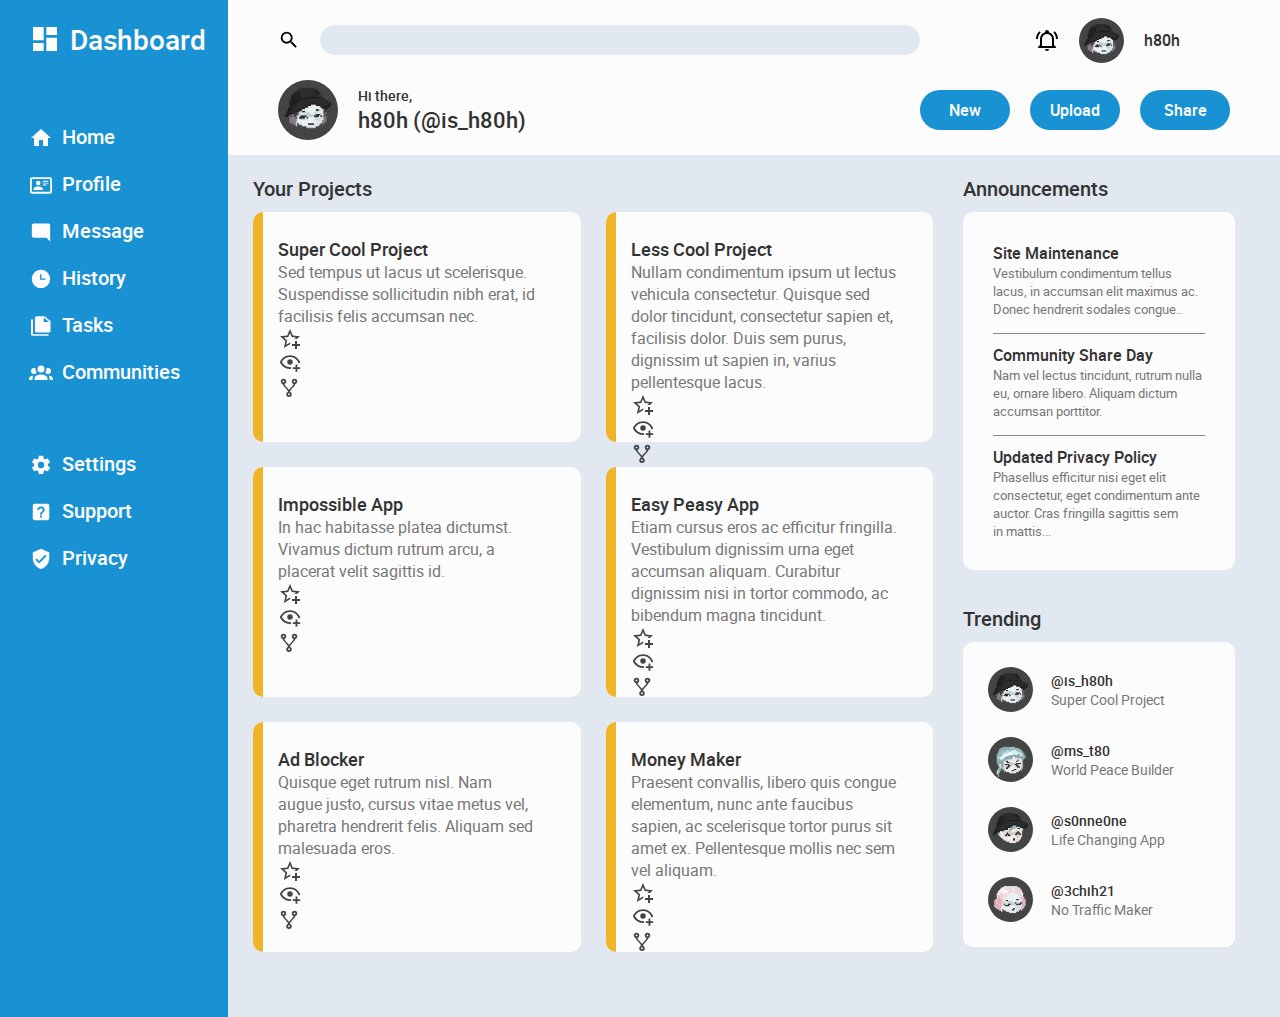
<file: index.html>
<!DOCTYPE html>
<html lang="en">
<head>
  <meta charset="UTF-8">
  <meta name="viewport" content="width=device-width, initial-scale=1.0">
  <title>dashboard</title>
  <link rel="stylesheet" href="style.css">
</head>
<body>
  <div class="container">
    <div class="sidebar">
      <div class="dashboard">
        <svg xmlns="http://www.w3.org/2000/svg" width="32" height="32"  viewBox="0 0 24 24"><path fill="#fcfcfc" d="M13,3V9H21V3M13,21H21V11H13M3,21H11V15H3M3,13H11V3H3V13Z" /></svg>
        <p>Dashboard</p>
      </div>
      <ul>
        <div class="nav_link">
          <svg xmlns="http://www.w3.org/2000/svg" width="24" height="24" viewBox="0 0 24 22"><path fill="#fcfcfc" d="M10,20V14H14V20H19V12H22L12,3L2,12H5V20H10Z" /></svg>
          <li>Home</li>
        </div>
        <div class="nav_link">
          <svg xmlns="http://www.w3.org/2000/svg" width="22" height="22" viewBox="0 0 24 21"><path fill="#fcfcfc" d="M22,3H2C0.91,3.04 0.04,3.91 0,5V19C0.04,20.09 0.91,20.96 2,21H22C23.09,20.96 23.96,20.09 24,19V5C23.96,3.91 23.09,3.04 22,3M22,19H2V5H22V19M14,17V15.75C14,14.09 10.66,13.25 9,13.25C7.34,13.25 4,14.09 4,15.75V17H14M9,7A2.5,2.5 0 0,0 6.5,9.5A2.5,2.5 0 0,0 9,12A2.5,2.5 0 0,0 11.5,9.5A2.5,2.5 0 0,0 9,7M14,7V8H20V7H14M14,9V10H20V9H14M14,11V12H18V11H14" /></svg>
          <li>Profile</li>
        </div>
        <div class="nav_link">
          <svg xmlns="http://www.w3.org/2000/svg" width="22" height="22" viewBox="0 0 24 20"><path fill="#fcfcfc" transform="scale(1, 0.97)" d="M22,4C22,2.89 21.1,2 20,2H4A2,2 0 0,0 2,4V16A2,2 0 0,0 4,18H18L22,22V4Z" /></svg>
          <li>Message</li>
        </div>
        <div class="nav_link">
          <svg xmlns="http://www.w3.org/2000/svg" width="22" height="22" viewBox="0 0 24 22"><path fill="#fcfcfc" d="M12 2C6.5 2 2 6.5 2 12C2 17.5 6.5 22 12 22C17.5 22 22 17.5 22 12S17.5 2 12 2M17 13H11V7H12.5V11.5H17V13Z" /></svg>
          <li>History</li>
        </div>
        <div class="nav_link">
          <svg xmlns="http://www.w3.org/2000/svg" width="26" height="26" viewBox="-1 -2 24 20"><path fill="#fcfcfc" transform="scale(0.9, 0.75)" d="M15,7H20.5L15,1.5V7M8,0H16L22,6V18A2,2 0 0,1 20,20H8C6.89,20 6,19.1 6,18V2A2,2 0 0,1 8,0M4,4V22H20V24H4A2,2 0 0,1 2,22V4H4Z" /></svg>
          <li>Tasks</li>
        </div>
        <div class="nav_link">
          <svg xmlns="http://www.w3.org/2000/svg" width="24" height="24" viewBox="0 0 24 24"><path fill="#fcfcfc" d="M12,5.5A3.5,3.5 0 0,1 15.5,9A3.5,3.5 0 0,1 12,12.5A3.5,3.5 0 0,1 8.5,9A3.5,3.5 0 0,1 12,5.5M5,8C5.56,8 6.08,8.15 6.53,8.42C6.38,9.85 6.8,11.27 7.66,12.38C7.16,13.34 6.16,14 5,14A3,3 0 0,1 2,11A3,3 0 0,1 5,8M19,8A3,3 0 0,1 22,11A3,3 0 0,1 19,14C17.84,14 16.84,13.34 16.34,12.38C17.2,11.27 17.62,9.85 17.47,8.42C17.92,8.15 18.44,8 19,8M5.5,18.25C5.5,16.18 8.41,14.5 12,14.5C15.59,14.5 18.5,16.18 18.5,18.25V20H5.5V18.25M0,20V18.5C0,17.11 1.89,15.94 4.45,15.6C3.86,16.28 3.5,17.22 3.5,18.25V20H0M24,20H20.5V18.25C20.5,17.22 20.14,16.28 19.55,15.6C22.11,15.94 24,17.11 24,18.5V20Z" /></svg>
          <li>Communities</li>
        </div>
      </ul>
      <ul>
        <div class="nav_link">
          <svg xmlns="http://www.w3.org/2000/svg" width="22" height="22" viewBox="0 0 24 22"><path fill="#fcfcfc" d="M12,15.5A3.5,3.5 0 0,1 8.5,12A3.5,3.5 0 0,1 12,8.5A3.5,3.5 0 0,1 15.5,12A3.5,3.5 0 0,1 12,15.5M19.43,12.97C19.47,12.65 19.5,12.33 19.5,12C19.5,11.67 19.47,11.34 19.43,11L21.54,9.37C21.73,9.22 21.78,8.95 21.66,8.73L19.66,5.27C19.54,5.05 19.27,4.96 19.05,5.05L16.56,6.05C16.04,5.66 15.5,5.32 14.87,5.07L14.5,2.42C14.46,2.18 14.25,2 14,2H10C9.75,2 9.54,2.18 9.5,2.42L9.13,5.07C8.5,5.32 7.96,5.66 7.44,6.05L4.95,5.05C4.73,4.96 4.46,5.05 4.34,5.27L2.34,8.73C2.21,8.95 2.27,9.22 2.46,9.37L4.57,11C4.53,11.34 4.5,11.67 4.5,12C4.5,12.33 4.53,12.65 4.57,12.97L2.46,14.63C2.27,14.78 2.21,15.05 2.34,15.27L4.34,18.73C4.46,18.95 4.73,19.03 4.95,18.95L7.44,17.94C7.96,18.34 8.5,18.68 9.13,18.93L9.5,21.58C9.54,21.82 9.75,22 10,22H14C14.25,22 14.46,21.82 14.5,21.58L14.87,18.93C15.5,18.67 16.04,18.34 16.56,17.94L19.05,18.95C19.27,19.03 19.54,18.95 19.66,18.73L21.66,15.27C21.78,15.05 21.73,14.78 21.54,14.63L19.43,12.97Z" /></svg>
          <li>Settings</li>
        </div>
        <div class="nav_link">
          <svg xmlns="http://www.w3.org/2000/svg" width="22" height="22" viewBox="0 0 24 22"><path fill="#fcfcfc" d="M11,18H13V16H11V18M12,6A4,4 0 0,0 8,10H10A2,2 0 0,1 12,8A2,2 0 0,1 14,10C14,12 11,11.75 11,15H13C13,12.75 16,12.5 16,10A4,4 0 0,0 12,6M5,3H19A2,2 0 0,1 21,5V19A2,2 0 0,1 19,21H5A2,2 0 0,1 3,19V5A2,2 0 0,1 5,3Z" /></svg>
          <li>Support</li>
        </div>
        <div class="nav_link">
          <svg xmlns="http://www.w3.org/2000/svg" width="22" height="22" viewBox="0 0 24 22"><path fill="#fcfcfc" d="M10,17L6,13L7.41,11.59L10,14.17L16.59,7.58L18,9M12,1L3,5V11C3,16.55 6.84,21.74 12,23C17.16,21.74 21,16.55 21,11V5L12,1Z" /></svg>
          <li>Privacy</li>
        </div>
      </ul>
    </div>
    <div class="header">
      <div class="header_part_1">
        <svg xmlns="http://www.w3.org/2000/svg" width="26" height="26" viewBox="0 0 24 24"><path d="M9.5,3A6.5,6.5 0 0,1 16,9.5C16,11.11 15.41,12.59 14.44,13.73L14.71,14H15.5L20.5,19L19,20.5L14,15.5V14.71L13.73,14.44C12.59,15.41 11.11,16 9.5,16A6.5,6.5 0 0,1 3,9.5A6.5,6.5 0 0,1 9.5,3M9.5,5C7,5 5,7 5,9.5C5,12 7,14 9.5,14C12,14 14,12 14,9.5C14,7 12,5 9.5,5Z" /></svg>
        <input id="header_search" type="search">
      </div>
      <div class="header_part_2">
        <div id="notification">
          <svg xmlns="http://www.w3.org/2000/svg" width="24" height="24" viewBox="0 0 24 24"><path d="M10,21H14A2,2 0 0,1 12,23A2,2 0 0,1 10,21M21,19V20H3V19L5,17V11C5,7.9 7.03,5.17 10,4.29C10,4.19 10,4.1 10,4A2,2 0 0,1 12,2A2,2 0 0,1 14,4C14,4.1 14,4.19 14,4.29C16.97,5.17 19,7.9 19,11V17L21,19M17,11A5,5 0 0,0 12,6A5,5 0 0,0 7,11V18H17V11M19.75,3.19L18.33,4.61C20.04,6.3 21,8.6 21,11H23C23,8.07 21.84,5.25 19.75,3.19M1,11H3C3,8.6 3.96,6.3 5.67,4.61L4.25,3.19C2.16,5.25 1,8.07 1,11Z" /></svg>
        </div>
        <img class="user_pfp" src="image/user_pfp.png" alt="user_pfp" width="45px">
        <p id="user_name">h80h</p>
      </div>
      <div class="header_part_3">
        <img class="user_pfp" src="image/user_pfp.png" alt="user_pfp" width="60px">
        <div>
          <p id="greeting">Hi there,</p>
          <p id="user_name_id">h80h (@is_h80h)</p>
        </div>
      </div>
      <div class="header_part_4">
        <button id="new">New</button>
        <button id="upload">Upload</button>
        <button id="share">Share</button>
      </div>
    </div>
    <div class="main_content">
      <div class="projects">
        <p class="section_name">Your Projects</p>
        <div>
          <div class="single_prject">
            <p class="project_name" class="project_name">Super Cool Project</p class="project_name">
            <p class="project_content">Sed tempus ut lacus ut scelerisque. Suspendisse sollicitudin nibh erat, id facilisis felis accumsan nec.</p>
            <div class="mark"></div>
            <div class="project_action">
              <div>
                <svg xmlns="http://www.w3.org/2000/svg" width="24" height="24" viewBox="0 0 24 24"><path fill="#444444" d="M5.8 21L7.4 14L2 9.2L9.2 8.6L12 2L14.8 8.6L22 9.2L18.8 12H18C17.3 12 16.6 12.1 15.9 12.4L18.1 10.5L13.7 10.1L12 6.1L10.3 10.1L5.9 10.5L9.2 13.4L8.2 17.7L12 15.4L12.5 15.7C12.3 16.2 12.1 16.8 12.1 17.3L5.8 21M17 14V17H14V19H17V22H19V19H22V17H19V14H17Z" /></svg>
              </div>
              <div>
                <svg xmlns="http://www.w3.org/2000/svg" width="24" height="24" viewBox="0 0 24 26"><path fill="#444444" d="M12,4.5C7,4.5 2.73,7.61 1,12C2.73,16.39 7,19.5 12,19.5C12.36,19.5 12.72,19.5 13.08,19.45C13.03,19.13 13,18.82 13,18.5C13,18.14 13.04,17.78 13.1,17.42C12.74,17.46 12.37,17.5 12,17.5C8.24,17.5 4.83,15.36 3.18,12C4.83,8.64 8.24,6.5 12,6.5C15.76,6.5 19.17,8.64 20.82,12C20.7,12.24 20.56,12.45 20.43,12.68C21.09,12.84 21.72,13.11 22.29,13.5C22.56,13 22.8,12.5 23,12C21.27,7.61 17,4.5 12,4.5M12,9A3,3 0 0,0 9,12A3,3 0 0,0 12,15A3,3 0 0,0 15,12A3,3 0 0,0 12,9M18,14.5V17.5H15V19.5H18V22.5H20V19.5H23V17.5H20V14.5H18Z" /></svg>
              </div>
              <div>
                <svg xmlns="http://www.w3.org/2000/svg" width="22" height="22" viewBox="0 0 24 20"><path fill="#444444" d="M6,2A3,3 0 0,1 9,5C9,6.28 8.19,7.38 7.06,7.81C7.15,8.27 7.39,8.83 8,9.63C9,10.92 11,12.83 12,14.17C13,12.83 15,10.92 16,9.63C16.61,8.83 16.85,8.27 16.94,7.81C15.81,7.38 15,6.28 15,5A3,3 0 0,1 18,2A3,3 0 0,1 21,5C21,6.32 20.14,7.45 18.95,7.85C18.87,8.37 18.64,9 18,9.83C17,11.17 15,13.08 14,14.38C13.39,15.17 13.15,15.73 13.06,16.19C14.19,16.62 15,17.72 15,19A3,3 0 0,1 12,22A3,3 0 0,1 9,19C9,17.72 9.81,16.62 10.94,16.19C10.85,15.73 10.61,15.17 10,14.38C9,13.08 7,11.17 6,9.83C5.36,9 5.13,8.37 5.05,7.85C3.86,7.45 3,6.32 3,5A3,3 0 0,1 6,2M6,4A1,1 0 0,0 5,5A1,1 0 0,0 6,6A1,1 0 0,0 7,5A1,1 0 0,0 6,4M18,4A1,1 0 0,0 17,5A1,1 0 0,0 18,6A1,1 0 0,0 19,5A1,1 0 0,0 18,4M12,18A1,1 0 0,0 11,19A1,1 0 0,0 12,20A1,1 0 0,0 13,19A1,1 0 0,0 12,18Z" /></svg>
              </div>
            </div>
          </div>
          <div class="single_prject">
            <p class="project_name">Less Cool Project</p class="project_name">
            <p class="project_content">Nullam condimentum ipsum ut lectus vehicula consectetur. Quisque sed dolor tincidunt, consectetur sapien et, facilisis dolor. Duis sem purus, dignissim ut sapien in, varius pellentesque lacus.</p>
            <div class="mark"></div>
            <div class="project_action">
              <div>
                <svg xmlns="http://www.w3.org/2000/svg" width="24" height="24" viewBox="0 0 24 24"><path fill="#444444" d="M5.8 21L7.4 14L2 9.2L9.2 8.6L12 2L14.8 8.6L22 9.2L18.8 12H18C17.3 12 16.6 12.1 15.9 12.4L18.1 10.5L13.7 10.1L12 6.1L10.3 10.1L5.9 10.5L9.2 13.4L8.2 17.7L12 15.4L12.5 15.7C12.3 16.2 12.1 16.8 12.1 17.3L5.8 21M17 14V17H14V19H17V22H19V19H22V17H19V14H17Z" /></svg>
              </div>
              <div>
                <svg xmlns="http://www.w3.org/2000/svg" width="24" height="24" viewBox="0 0 24 26"><path fill="#444444" d="M12,4.5C7,4.5 2.73,7.61 1,12C2.73,16.39 7,19.5 12,19.5C12.36,19.5 12.72,19.5 13.08,19.45C13.03,19.13 13,18.82 13,18.5C13,18.14 13.04,17.78 13.1,17.42C12.74,17.46 12.37,17.5 12,17.5C8.24,17.5 4.83,15.36 3.18,12C4.83,8.64 8.24,6.5 12,6.5C15.76,6.5 19.17,8.64 20.82,12C20.7,12.24 20.56,12.45 20.43,12.68C21.09,12.84 21.72,13.11 22.29,13.5C22.56,13 22.8,12.5 23,12C21.27,7.61 17,4.5 12,4.5M12,9A3,3 0 0,0 9,12A3,3 0 0,0 12,15A3,3 0 0,0 15,12A3,3 0 0,0 12,9M18,14.5V17.5H15V19.5H18V22.5H20V19.5H23V17.5H20V14.5H18Z" /></svg>
              </div>
              <div>
                <svg xmlns="http://www.w3.org/2000/svg" width="22" height="22" viewBox="0 0 24 20"><path fill="#444444" d="M6,2A3,3 0 0,1 9,5C9,6.28 8.19,7.38 7.06,7.81C7.15,8.27 7.39,8.83 8,9.63C9,10.92 11,12.83 12,14.17C13,12.83 15,10.92 16,9.63C16.61,8.83 16.85,8.27 16.94,7.81C15.81,7.38 15,6.28 15,5A3,3 0 0,1 18,2A3,3 0 0,1 21,5C21,6.32 20.14,7.45 18.95,7.85C18.87,8.37 18.64,9 18,9.83C17,11.17 15,13.08 14,14.38C13.39,15.17 13.15,15.73 13.06,16.19C14.19,16.62 15,17.72 15,19A3,3 0 0,1 12,22A3,3 0 0,1 9,19C9,17.72 9.81,16.62 10.94,16.19C10.85,15.73 10.61,15.17 10,14.38C9,13.08 7,11.17 6,9.83C5.36,9 5.13,8.37 5.05,7.85C3.86,7.45 3,6.32 3,5A3,3 0 0,1 6,2M6,4A1,1 0 0,0 5,5A1,1 0 0,0 6,6A1,1 0 0,0 7,5A1,1 0 0,0 6,4M18,4A1,1 0 0,0 17,5A1,1 0 0,0 18,6A1,1 0 0,0 19,5A1,1 0 0,0 18,4M12,18A1,1 0 0,0 11,19A1,1 0 0,0 12,20A1,1 0 0,0 13,19A1,1 0 0,0 12,18Z" /></svg>
              </div>
            </div>
          </div>
          <div class="single_prject">
            <p class="project_name">Impossible App</p class="project_name">
            <p class="project_content">In hac habitasse platea dictumst. Vivamus dictum rutrum arcu, a placerat velit sagittis id.</p>
            <div class="mark"></div>
            <div class="project_action">
              <div>
                <svg xmlns="http://www.w3.org/2000/svg" width="24" height="24" viewBox="0 0 24 24"><path fill="#444444" d="M5.8 21L7.4 14L2 9.2L9.2 8.6L12 2L14.8 8.6L22 9.2L18.8 12H18C17.3 12 16.6 12.1 15.9 12.4L18.1 10.5L13.7 10.1L12 6.1L10.3 10.1L5.9 10.5L9.2 13.4L8.2 17.7L12 15.4L12.5 15.7C12.3 16.2 12.1 16.8 12.1 17.3L5.8 21M17 14V17H14V19H17V22H19V19H22V17H19V14H17Z" /></svg>
              </div>
              <div>
                <svg xmlns="http://www.w3.org/2000/svg" width="24" height="24" viewBox="0 0 24 26"><path fill="#444444" d="M12,4.5C7,4.5 2.73,7.61 1,12C2.73,16.39 7,19.5 12,19.5C12.36,19.5 12.72,19.5 13.08,19.45C13.03,19.13 13,18.82 13,18.5C13,18.14 13.04,17.78 13.1,17.42C12.74,17.46 12.37,17.5 12,17.5C8.24,17.5 4.83,15.36 3.18,12C4.83,8.64 8.24,6.5 12,6.5C15.76,6.5 19.17,8.64 20.82,12C20.7,12.24 20.56,12.45 20.43,12.68C21.09,12.84 21.72,13.11 22.29,13.5C22.56,13 22.8,12.5 23,12C21.27,7.61 17,4.5 12,4.5M12,9A3,3 0 0,0 9,12A3,3 0 0,0 12,15A3,3 0 0,0 15,12A3,3 0 0,0 12,9M18,14.5V17.5H15V19.5H18V22.5H20V19.5H23V17.5H20V14.5H18Z" /></svg>
              </div>
              <div>
                <svg xmlns="http://www.w3.org/2000/svg" width="22" height="22" viewBox="0 0 24 20"><path fill="#444444" d="M6,2A3,3 0 0,1 9,5C9,6.28 8.19,7.38 7.06,7.81C7.15,8.27 7.39,8.83 8,9.63C9,10.92 11,12.83 12,14.17C13,12.83 15,10.92 16,9.63C16.61,8.83 16.85,8.27 16.94,7.81C15.81,7.38 15,6.28 15,5A3,3 0 0,1 18,2A3,3 0 0,1 21,5C21,6.32 20.14,7.45 18.95,7.85C18.87,8.37 18.64,9 18,9.83C17,11.17 15,13.08 14,14.38C13.39,15.17 13.15,15.73 13.06,16.19C14.19,16.62 15,17.72 15,19A3,3 0 0,1 12,22A3,3 0 0,1 9,19C9,17.72 9.81,16.62 10.94,16.19C10.85,15.73 10.61,15.17 10,14.38C9,13.08 7,11.17 6,9.83C5.36,9 5.13,8.37 5.05,7.85C3.86,7.45 3,6.32 3,5A3,3 0 0,1 6,2M6,4A1,1 0 0,0 5,5A1,1 0 0,0 6,6A1,1 0 0,0 7,5A1,1 0 0,0 6,4M18,4A1,1 0 0,0 17,5A1,1 0 0,0 18,6A1,1 0 0,0 19,5A1,1 0 0,0 18,4M12,18A1,1 0 0,0 11,19A1,1 0 0,0 12,20A1,1 0 0,0 13,19A1,1 0 0,0 12,18Z" /></svg>
              </div>
            </div>
          </div>
          <div class="single_prject">
            <p class="project_name">Easy Peasy App</p class="project_name">
            <p class="project_content">Etiam cursus eros ac efficitur fringilla. Vestibulum dignissim urna eget accumsan aliquam. Curabitur dignissim nisi in tortor commodo, ac bibendum magna tincidunt.</p>
            <div class="mark"></div>
            <div class="project_action">
              <div>
                <svg xmlns="http://www.w3.org/2000/svg" width="24" height="24" viewBox="0 0 24 24"><path fill="#444444" d="M5.8 21L7.4 14L2 9.2L9.2 8.6L12 2L14.8 8.6L22 9.2L18.8 12H18C17.3 12 16.6 12.1 15.9 12.4L18.1 10.5L13.7 10.1L12 6.1L10.3 10.1L5.9 10.5L9.2 13.4L8.2 17.7L12 15.4L12.5 15.7C12.3 16.2 12.1 16.8 12.1 17.3L5.8 21M17 14V17H14V19H17V22H19V19H22V17H19V14H17Z" /></svg>
              </div>
              <div>
                <svg xmlns="http://www.w3.org/2000/svg" width="24" height="24" viewBox="0 0 24 26"><path fill="#444444" d="M12,4.5C7,4.5 2.73,7.61 1,12C2.73,16.39 7,19.5 12,19.5C12.36,19.5 12.72,19.5 13.08,19.45C13.03,19.13 13,18.82 13,18.5C13,18.14 13.04,17.78 13.1,17.42C12.74,17.46 12.37,17.5 12,17.5C8.24,17.5 4.83,15.36 3.18,12C4.83,8.64 8.24,6.5 12,6.5C15.76,6.5 19.17,8.64 20.82,12C20.7,12.24 20.56,12.45 20.43,12.68C21.09,12.84 21.72,13.11 22.29,13.5C22.56,13 22.8,12.5 23,12C21.27,7.61 17,4.5 12,4.5M12,9A3,3 0 0,0 9,12A3,3 0 0,0 12,15A3,3 0 0,0 15,12A3,3 0 0,0 12,9M18,14.5V17.5H15V19.5H18V22.5H20V19.5H23V17.5H20V14.5H18Z" /></svg>
              </div>
              <div>
                <svg xmlns="http://www.w3.org/2000/svg" width="22" height="22" viewBox="0 0 24 20"><path fill="#444444" d="M6,2A3,3 0 0,1 9,5C9,6.28 8.19,7.38 7.06,7.81C7.15,8.27 7.39,8.83 8,9.63C9,10.92 11,12.83 12,14.17C13,12.83 15,10.92 16,9.63C16.61,8.83 16.85,8.27 16.94,7.81C15.81,7.38 15,6.28 15,5A3,3 0 0,1 18,2A3,3 0 0,1 21,5C21,6.32 20.14,7.45 18.95,7.85C18.87,8.37 18.64,9 18,9.83C17,11.17 15,13.08 14,14.38C13.39,15.17 13.15,15.73 13.06,16.19C14.19,16.62 15,17.72 15,19A3,3 0 0,1 12,22A3,3 0 0,1 9,19C9,17.72 9.81,16.62 10.94,16.19C10.85,15.73 10.61,15.17 10,14.38C9,13.08 7,11.17 6,9.83C5.36,9 5.13,8.37 5.05,7.85C3.86,7.45 3,6.32 3,5A3,3 0 0,1 6,2M6,4A1,1 0 0,0 5,5A1,1 0 0,0 6,6A1,1 0 0,0 7,5A1,1 0 0,0 6,4M18,4A1,1 0 0,0 17,5A1,1 0 0,0 18,6A1,1 0 0,0 19,5A1,1 0 0,0 18,4M12,18A1,1 0 0,0 11,19A1,1 0 0,0 12,20A1,1 0 0,0 13,19A1,1 0 0,0 12,18Z" /></svg>
              </div>
            </div>
          </div>
          <div class="single_prject">
            <p class="project_name">Ad Blocker</p class="project_name">
            <p class="project_content">Quisque eget rutrum nisl. Nam augue justo, cursus vitae metus vel, pharetra hendrerit felis. Aliquam sed malesuada eros.</p>
            <div class="mark"></div>
            <div class="project_action">
              <div>
                <svg xmlns="http://www.w3.org/2000/svg" width="24" height="24" viewBox="0 0 24 24"><path fill="#444444" d="M5.8 21L7.4 14L2 9.2L9.2 8.6L12 2L14.8 8.6L22 9.2L18.8 12H18C17.3 12 16.6 12.1 15.9 12.4L18.1 10.5L13.7 10.1L12 6.1L10.3 10.1L5.9 10.5L9.2 13.4L8.2 17.7L12 15.4L12.5 15.7C12.3 16.2 12.1 16.8 12.1 17.3L5.8 21M17 14V17H14V19H17V22H19V19H22V17H19V14H17Z" /></svg>
              </div>
              <div>
                <svg xmlns="http://www.w3.org/2000/svg" width="24" height="24" viewBox="0 0 24 26"><path fill="#444444" d="M12,4.5C7,4.5 2.73,7.61 1,12C2.73,16.39 7,19.5 12,19.5C12.36,19.5 12.72,19.5 13.08,19.45C13.03,19.13 13,18.82 13,18.5C13,18.14 13.04,17.78 13.1,17.42C12.74,17.46 12.37,17.5 12,17.5C8.24,17.5 4.83,15.36 3.18,12C4.83,8.64 8.24,6.5 12,6.5C15.76,6.5 19.17,8.64 20.82,12C20.7,12.24 20.56,12.45 20.43,12.68C21.09,12.84 21.72,13.11 22.29,13.5C22.56,13 22.8,12.5 23,12C21.27,7.61 17,4.5 12,4.5M12,9A3,3 0 0,0 9,12A3,3 0 0,0 12,15A3,3 0 0,0 15,12A3,3 0 0,0 12,9M18,14.5V17.5H15V19.5H18V22.5H20V19.5H23V17.5H20V14.5H18Z" /></svg>
              </div>
              <div>
                <svg xmlns="http://www.w3.org/2000/svg" width="22" height="22" viewBox="0 0 24 20"><path fill="#444444" d="M6,2A3,3 0 0,1 9,5C9,6.28 8.19,7.38 7.06,7.81C7.15,8.27 7.39,8.83 8,9.63C9,10.92 11,12.83 12,14.17C13,12.83 15,10.92 16,9.63C16.61,8.83 16.85,8.27 16.94,7.81C15.81,7.38 15,6.28 15,5A3,3 0 0,1 18,2A3,3 0 0,1 21,5C21,6.32 20.14,7.45 18.95,7.85C18.87,8.37 18.64,9 18,9.83C17,11.17 15,13.08 14,14.38C13.39,15.17 13.15,15.73 13.06,16.19C14.19,16.62 15,17.72 15,19A3,3 0 0,1 12,22A3,3 0 0,1 9,19C9,17.72 9.81,16.62 10.94,16.19C10.85,15.73 10.61,15.17 10,14.38C9,13.08 7,11.17 6,9.83C5.36,9 5.13,8.37 5.05,7.85C3.86,7.45 3,6.32 3,5A3,3 0 0,1 6,2M6,4A1,1 0 0,0 5,5A1,1 0 0,0 6,6A1,1 0 0,0 7,5A1,1 0 0,0 6,4M18,4A1,1 0 0,0 17,5A1,1 0 0,0 18,6A1,1 0 0,0 19,5A1,1 0 0,0 18,4M12,18A1,1 0 0,0 11,19A1,1 0 0,0 12,20A1,1 0 0,0 13,19A1,1 0 0,0 12,18Z" /></svg>
              </div>
            </div>
          </div>
          <div class="single_prject">
            <p class="project_name">Money Maker</p class="project_name">
            <p class="project_content">Praesent convallis, libero quis congue elementum, nunc ante faucibus sapien, ac scelerisque tortor purus sit amet ex. Pellentesque mollis nec sem vel aliquam.</p>
            <div class="mark"></div>
            <div class="project_action">
              <div>
                <svg xmlns="http://www.w3.org/2000/svg" width="24" height="24" viewBox="0 0 24 24"><path fill="#444444" d="M5.8 21L7.4 14L2 9.2L9.2 8.6L12 2L14.8 8.6L22 9.2L18.8 12H18C17.3 12 16.6 12.1 15.9 12.4L18.1 10.5L13.7 10.1L12 6.1L10.3 10.1L5.9 10.5L9.2 13.4L8.2 17.7L12 15.4L12.5 15.7C12.3 16.2 12.1 16.8 12.1 17.3L5.8 21M17 14V17H14V19H17V22H19V19H22V17H19V14H17Z" /></svg>
              </div>
              <div>
                <svg xmlns="http://www.w3.org/2000/svg" width="24" height="24" viewBox="0 0 24 26"><path fill="#444444" d="M12,4.5C7,4.5 2.73,7.61 1,12C2.73,16.39 7,19.5 12,19.5C12.36,19.5 12.72,19.5 13.08,19.45C13.03,19.13 13,18.82 13,18.5C13,18.14 13.04,17.78 13.1,17.42C12.74,17.46 12.37,17.5 12,17.5C8.24,17.5 4.83,15.36 3.18,12C4.83,8.64 8.24,6.5 12,6.5C15.76,6.5 19.17,8.64 20.82,12C20.7,12.24 20.56,12.45 20.43,12.68C21.09,12.84 21.72,13.11 22.29,13.5C22.56,13 22.8,12.5 23,12C21.27,7.61 17,4.5 12,4.5M12,9A3,3 0 0,0 9,12A3,3 0 0,0 12,15A3,3 0 0,0 15,12A3,3 0 0,0 12,9M18,14.5V17.5H15V19.5H18V22.5H20V19.5H23V17.5H20V14.5H18Z" /></svg>
              </div>
              <div>
                <svg xmlns="http://www.w3.org/2000/svg" width="22" height="22" viewBox="0 0 24 20"><path fill="#444444" d="M6,2A3,3 0 0,1 9,5C9,6.28 8.19,7.38 7.06,7.81C7.15,8.27 7.39,8.83 8,9.63C9,10.92 11,12.83 12,14.17C13,12.83 15,10.92 16,9.63C16.61,8.83 16.85,8.27 16.94,7.81C15.81,7.38 15,6.28 15,5A3,3 0 0,1 18,2A3,3 0 0,1 21,5C21,6.32 20.14,7.45 18.95,7.85C18.87,8.37 18.64,9 18,9.83C17,11.17 15,13.08 14,14.38C13.39,15.17 13.15,15.73 13.06,16.19C14.19,16.62 15,17.72 15,19A3,3 0 0,1 12,22A3,3 0 0,1 9,19C9,17.72 9.81,16.62 10.94,16.19C10.85,15.73 10.61,15.17 10,14.38C9,13.08 7,11.17 6,9.83C5.36,9 5.13,8.37 5.05,7.85C3.86,7.45 3,6.32 3,5A3,3 0 0,1 6,2M6,4A1,1 0 0,0 5,5A1,1 0 0,0 6,6A1,1 0 0,0 7,5A1,1 0 0,0 6,4M18,4A1,1 0 0,0 17,5A1,1 0 0,0 18,6A1,1 0 0,0 19,5A1,1 0 0,0 18,4M12,18A1,1 0 0,0 11,19A1,1 0 0,0 12,20A1,1 0 0,0 13,19A1,1 0 0,0 12,18Z" /></svg>
              </div>
            </div>
          </div>
        </div>
      </div>
        <div class="announcements">
          <p class="section_name">Announcements</p>
          <div>
            <div class="single_announcement">
              <p class="announcment_title">Site Maintenance</p>
              <p class="announcment_content">Vestibulum condimentum tellus lacus, in accumsan elit maximus ac. Donec hendrerit sodales congue..</p>
              <div class="break_line"></div>
            </div>
            <div class="single_announcement">
              <p class="announcment_title">Community Share Day</p>
              <p class="announcment_content">Nam vel lectus tincidunt, rutrum nulla eu, ornare libero. Aliquam dictum accumsan porttitor.</p>
              <div class="break_line"></div>
            </div>
            <div class="single_announcement">
              <p class="announcment_title last_announcement">Updated Privacy Policy</p>
              <p class="announcment_content">Phasellus efficitur nisi eget elit consectetur, eget condimentum ante auctor. Cras fringilla sagittis sem in mattis...</p>
              <div class="break_line"></div>
            </div>
          </div>
        </div>
        <div class="trending">
          <p class="section_name">Trending</p>
          <div>
            <div class="single_trending">
              <img class="user_pfp" src="image/user_pfp.png" alt="user_pfp" width="45px">
              <div>
                <p class="user_id">@is_h80h</p>
                <p>Super Cool Project</p>
              </div>
            </div>
            <div class="single_trending">
              <img class="user_pfp" src="image/user_pfp_2.png" alt="user_pfp_2" width="45px">
              <div>
                <p class="user_id">@ms_t80</p>
                <p>World Peace Builder</p>
              </div>
            </div>
            <div class="single_trending">
              <img class="user_pfp" src="image/user_pfp_3.png" alt="user_pfp_3" width="45px">
              <div>
                <p class="user_id">@s0nne0ne</p>
                <p>Life Changing App</p>
              </div>
            </div>
            <div class="single_trending">
              <img class="user_pfp" src="image/user_pfp_4.png" alt="user_pfp_4" width="45px">
              <div>
                <p class="user_id">@3chih21</p>
                <p>No Traffic Maker</p>
              </div>
            </div>
          </div>
        </div>
    </div>
  </div>
</body>
</html>
</file>
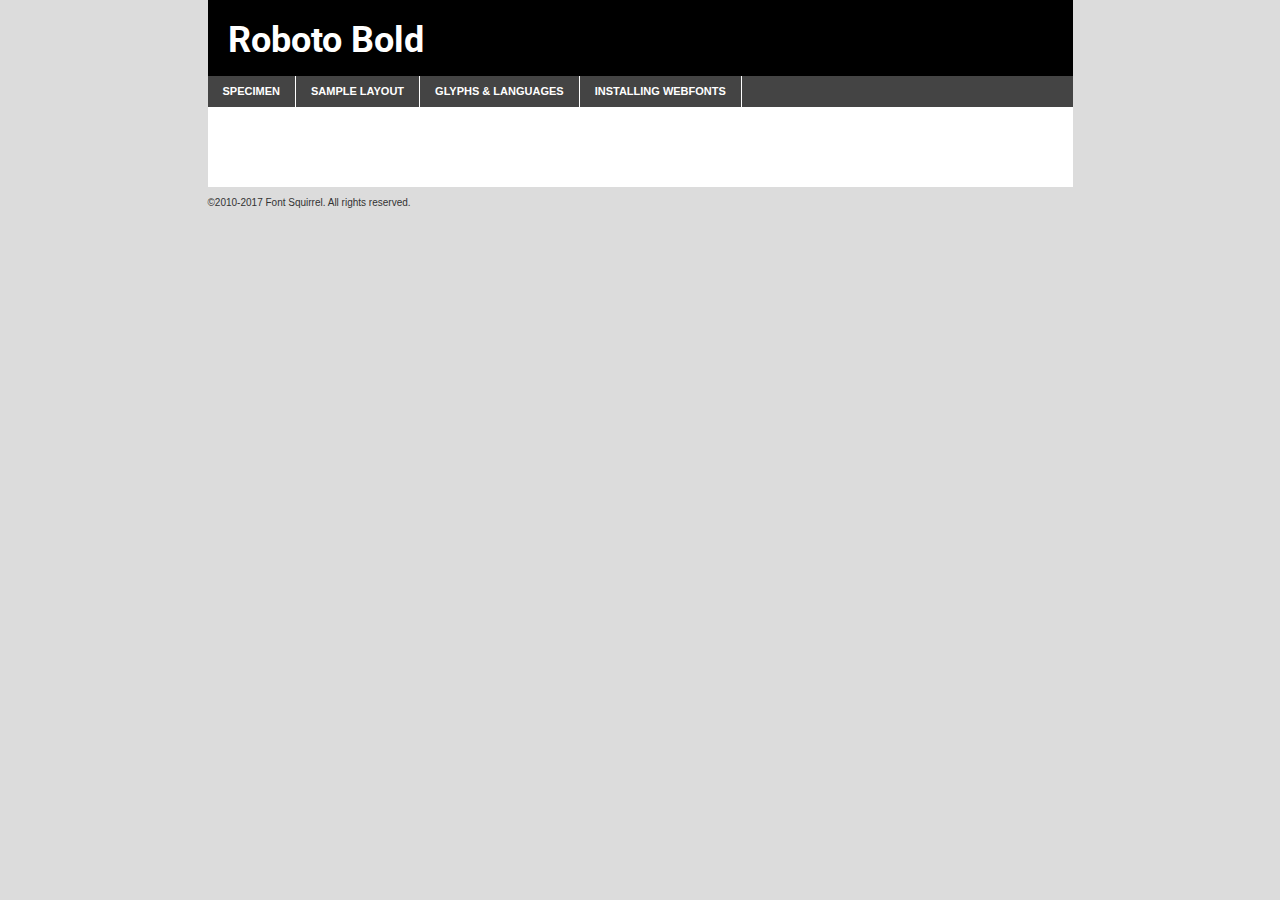
<file: fonts/roboto-bold-demo.html>
<!DOCTYPE html PUBLIC "-//W3C//DTD XHTML 1.0 Transitional//EN"
        "http://www.w3.org/TR/xhtml1/DTD/xhtml1-transitional.dtd">

<html xmlns="http://www.w3.org/1999/xhtml" xml:lang="en" lang="en">
<head>
    <meta http-equiv="Content-Type" content="text/html; charset=utf-8"/>
    <script src="http://ajax.googleapis.com/ajax/libs/jquery/1.7.2/jquery.min.js" type="text/javascript" charset="utf-8"></script>
    <script type="text/javascript">
		(function($) {
			$.fn.easyTabs = function(option) {
				var param = jQuery.extend({ fadeSpeed: 'fast', defaultContent: 1, activeClass: 'active' }, option);
				$(this).each(function() {
					var thisId = '#' + this.id;
					if ( param.defaultContent == '' )
					{
						param.defaultContent = 1;
					}
					if ( typeof param.defaultContent == 'number' )
					{
						var defaultTab = $(thisId + ' .tabs li:eq(' + (param.defaultContent - 1) + ') a').attr('href').substr(1);
					}
					else
					{
						var defaultTab = param.defaultContent;
					}
					$(thisId + ' .tabs li a').each(function() {
						var tabToHide = $(this).attr('href').substr(1);
						$('#' + tabToHide).addClass('easytabs-tab-content');
					});
					hideAll();
					changeContent(defaultTab);

					function hideAll() {$(thisId + ' .easytabs-tab-content').hide();}

					function changeContent(tabId)
					{
						hideAll();
						$(thisId + ' .tabs li').removeClass(param.activeClass);
						$(thisId + ' .tabs li a[href=#' + tabId + ']').closest('li').addClass(param.activeClass);
						if ( param.fadeSpeed != 'none' )
						{
							$(thisId + ' #' + tabId).fadeIn(param.fadeSpeed);
						}
						else
						{
							$(thisId + ' #' + tabId).show();
						}
					}

					$(thisId + ' .tabs li').click(function() {
						var tabId = $(this).find('a').attr('href').substr(1);
						changeContent(tabId);
						return false;
					});
				});
			}
		})(jQuery);
    </script>
    <link rel="stylesheet" href="specimen_files/specimen_stylesheet.css" type="text/css" charset="utf-8"/>
    <link rel="stylesheet" href="stylesheet.css" type="text/css" charset="utf-8"/>

    <style type="text/css">
        		body {
			font-family: 'robotobold';
        		}

            </style>

    <title>Roboto Bold Specimen</title>


    <script type="text/javascript" charset="utf-8">
		$(document).ready(function() {
			$('#container').easyTabs({ defaultContent: 1 });
		});
    </script>
</head>

<body>
<div id="container">
    <div id="header">
		Roboto Bold    </div>
    <ul class="tabs">
        <li><a href="#specimen">Specimen</a></li>
        <li><a href="#layout">Sample Layout</a></li>
                <li><a href="#glyphs">Glyphs &amp; Languages</a></li>
        <li><a href="#installing">Installing Webfonts</a></li>

    </ul>

    <div id="main_content">


        <div id="specimen">

            <div class="section">
                <div class="grid12 firstcol">
                    <div class="huge">AaBb</div>
                </div>
            </div>

            <div class="section">
                <div class="glyph_range">A&#x200B;B&#x200b;C&#x200b;D&#x200b;E&#x200b;F&#x200b;G&#x200b;H&#x200b;I&#x200b;J&#x200b;K&#x200b;L&#x200b;M&#x200b;N&#x200b;O&#x200b;P&#x200b;Q&#x200b;R&#x200b;S&#x200b;T&#x200b;U&#x200b;V&#x200b;W&#x200b;X&#x200b;Y&#x200b;Z&#x200b;a&#x200b;b&#x200b;c&#x200b;d&#x200b;e&#x200b;f&#x200b;g&#x200b;h&#x200b;i&#x200b;j&#x200b;k&#x200b;l&#x200b;m&#x200b;n&#x200b;o&#x200b;p&#x200b;q&#x200b;r&#x200b;s&#x200b;t&#x200b;u&#x200b;v&#x200b;w&#x200b;x&#x200b;y&#x200b;z&#x200b;1&#x200b;2&#x200b;3&#x200b;4&#x200b;5&#x200b;6&#x200b;7&#x200b;8&#x200b;9&#x200b;0&#x200b;&amp;&#x200b;.&#x200b;,&#x200b;?&#x200b;!&#x200b;&#64;&#x200b;(&#x200b;)&#x200b;#&#x200b;$&#x200b;%&#x200b;*&#x200b;+&#x200b;-&#x200b;=&#x200b;:&#x200b;;</div>
            </div>
            <div class="section">
                <div class="grid12 firstcol">
                    <table class="sample_table">
                        <tr>
                            <td>10</td>
                            <td class="size10">abcdefghijklmnopqrstuvwxyzABCDEFGHIJKLMNOPQRSTUVWXYZ0123456789abcdefghijklmnopqrstuvwxyzABCDEFGHIJKLMNOPQRSTUVWXYZ0123456789abcdefghijklmnopqrstuvwxyzABCDEFGHIJKLMNOPQRSTUVWXYZ</td>
                        </tr>
                        <tr>
                            <td>11</td>
                            <td class="size11">abcdefghijklmnopqrstuvwxyzABCDEFGHIJKLMNOPQRSTUVWXYZ0123456789abcdefghijklmnopqrstuvwxyzABCDEFGHIJKLMNOPQRSTUVWXYZ0123456789abcdefghijklmnopqrstuvwxyzABCDEFGHIJKLMNOPQRSTUVWXYZ</td>
                        </tr>
                        <tr>
                            <td>12</td>
                            <td class="size12">abcdefghijklmnopqrstuvwxyzABCDEFGHIJKLMNOPQRSTUVWXYZ0123456789abcdefghijklmnopqrstuvwxyzABCDEFGHIJKLMNOPQRSTUVWXYZ0123456789abcdefghijklmnopqrstuvwxyzABCDEFGHIJKLMNOPQRSTUVWXYZ</td>
                        </tr>
                        <tr>
                            <td>13</td>
                            <td class="size13">abcdefghijklmnopqrstuvwxyzABCDEFGHIJKLMNOPQRSTUVWXYZ0123456789abcdefghijklmnopqrstuvwxyzABCDEFGHIJKLMNOPQRSTUVWXYZ0123456789abcdefghijklmnopqrstuvwxyzABCDEFGHIJKLMNOPQRSTUVWXYZ</td>
                        </tr>
                        <tr>
                            <td>14</td>
                            <td class="size14">abcdefghijklmnopqrstuvwxyzABCDEFGHIJKLMNOPQRSTUVWXYZ0123456789abcdefghijklmnopqrstuvwxyzABCDEFGHIJKLMNOPQRSTUVWXYZ0123456789abcdefghijklmnopqrstuvwxyzABCDEFGHIJKLMNOPQRSTUVWXYZ</td>
                        </tr>
                        <tr>
                            <td>16</td>
                            <td class="size16">abcdefghijklmnopqrstuvwxyzABCDEFGHIJKLMNOPQRSTUVWXYZ0123456789abcdefghijklmnopqrstuvwxyzABCDEFGHIJKLMNOPQRSTUVWXYZ</td>
                        </tr>
                        <tr>
                            <td>18</td>
                            <td class="size18">abcdefghijklmnopqrstuvwxyzABCDEFGHIJKLMNOPQRSTUVWXYZ0123456789abcdefghijklmnopqrstuvwxyzABCDEFGHIJKLMNOPQRSTUVWXYZ</td>
                        </tr>
                        <tr>
                            <td>20</td>
                            <td class="size20">abcdefghijklmnopqrstuvwxyzABCDEFGHIJKLMNOPQRSTUVWXYZ0123456789abcdefghijklmnopqrstuvwxyzABCDEFGHIJKLMNOPQRSTUVWXYZ</td>
                        </tr>
                        <tr>
                            <td>24</td>
                            <td class="size24">abcdefghijklmnopqrstuvwxyzABCDEFGHIJKLMNOPQRSTUVWXYZ0123456789abcdefghijklmnopqrstuvwxyzABCDEFGHIJKLMNOPQRSTUVWXYZ</td>
                        </tr>
                        <tr>
                            <td>30</td>
                            <td class="size30">abcdefghijklmnopqrstuvwxyzABCDEFGHIJKLMNOPQRSTUVWXYZ0123456789abcdefghijklmnopqrstuvwxyzABCDEFGHIJKLMNOPQRSTUVWXYZ</td>
                        </tr>
                        <tr>
                            <td>36</td>
                            <td class="size36">abcdefghijklmnopqrstuvwxyzABCDEFGHIJKLMNOPQRSTUVWXYZ0123456789abcdefghijklmnopqrstuvwxyzABCDEFGHIJKLMNOPQRSTUVWXYZ</td>
                        </tr>
                        <tr>
                            <td>48</td>
                            <td class="size48">abcdefghijklmnopqrstuvwxyzABCDEFGHIJKLMNOPQRSTUVWXYZ0123456789abcdefghijklmnopqrstuvwxyzABCDEFGHIJKLMNOPQRSTUVWXYZ</td>
                        </tr>
                        <tr>
                            <td>60</td>
                            <td class="size60">abcdefghijklmnopqrstuvwxyzABCDEFGHIJKLMNOPQRSTUVWXYZ0123456789abcdefghijklmnopqrstuvwxyzABCDEFGHIJKLMNOPQRSTUVWXYZ</td>
                        </tr>
                        <tr>
                            <td>72</td>
                            <td class="size72">abcdefghijklmnopqrstuvwxyzABCDEFGHIJKLMNOPQRSTUVWXYZ0123456789abcdefghijklmnopqrstuvwxyzABCDEFGHIJKLMNOPQRSTUVWXYZ</td>
                        </tr>
                        <tr>
                            <td>90</td>
                            <td class="size90">abcdefghijklmnopqrstuvwxyzABCDEFGHIJKLMNOPQRSTUVWXYZ0123456789abcdefghijklmnopqrstuvwxyzABCDEFGHIJKLMNOPQRSTUVWXYZ</td>
                        </tr>
                    </table>

                </div>

            </div>


            <div class="section" id="bodycomparison">


                <div id="xheight">
                    <div class="fontbody">&#x25FC;&#x25FC;&#x25FC;&#x25FC;&#x25FC;&#x25FC;&#x25FC;&#x25FC;&#x25FC;&#x25FC;&#x25FC;&#x25FC;&#x25FC;&#x25FC;&#x25FC;&#x25FC;&#x25FC;&#x25FC;&#x25FC;&#x25FC;&#x25FC;&#x25FC;&#x25FC;&#x25FC;&#x25FC;&#x25FC;&#x25FC;&#x25FC;&#x25FC;&#x25FC;&#x25FC;&#x25FC;&#x25FC;&#x25FC;&#x25FC;&#x25FC;&#x25FC;&#x25FC;&#x25FC;&#x25FC;&#x25FC;&#x25FC;&#x25FC;&#x25FC;&#x25FC;&#x25FC;&#x25FC;&#x25FC;&#x25FC;&#x25FC;&#x25FC;&#x25FC;&#x25FC;&#x25FC;&#x25FC;&#x25FC;&#x25FC;&#x25FC;&#x25FC;&#x25FC;&#x25FC;&#x25FC;&#x25FC;&#x25FC;&#x25FC;&#x25FC;&#x25FC;&#x25FC;&#x25FC;&#x25FC;&#x25FC;&#x25FC;&#x25FC;&#x25FC;&#x25FC;&#x25FC;&#x25FC;&#x25FC;&#x25FC;&#x25FC;&#x25FC;&#x25FC;&#x25FC;&#x25FC;&#x25FC;&#x25FC;&#x25FC;&#x25FC;&#x25FC;&#x25FC;&#x25FC;&#x25FC;&#x25FC;&#x25FC;&#x25FC;&#x25FC;&#x25FC;&#x25FC;&#x25FC;body</div>
                    <div class="arialbody">body</div>
                    <div class="verdanabody">body</div>
                    <div class="georgiabody">body</div>
                </div>
                <div class="fontbody" style="z-index:1">
                    body<span>Roboto Bold</span>
                </div>
                <div class="arialbody" style="z-index:1">
                    body<span>Arial</span>
                </div>
                <div class="verdanabody" style="z-index:1">
                    body<span>Verdana</span>
                </div>
                <div class="georgiabody" style="z-index:1">
                    body<span>Georgia</span>
                </div>


            </div>


            <div class="section psample psample_row1" id="">

                <div class="grid2 firstcol">
                    <p class="size10"><span>10.</span>Aenean lacinia bibendum nulla sed consectetur. Fusce dapibus, tellus ac cursus commodo, tortor mauris condimentum nibh, ut fermentum massa justo sit amet risus. Nullam id dolor id nibh ultricies vehicula ut id elit. Cum sociis natoque penatibus et magnis dis parturient montes, nascetur ridiculus mus. Nulla vitae elit libero, a pharetra augue.</p>

                </div>
                <div class="grid3">
                    <p class="size11"><span>11.</span>Aenean lacinia bibendum nulla sed consectetur. Fusce dapibus, tellus ac cursus commodo, tortor mauris condimentum nibh, ut fermentum massa justo sit amet risus. Nullam id dolor id nibh ultricies vehicula ut id elit. Cum sociis natoque penatibus et magnis dis parturient montes, nascetur ridiculus mus. Nulla vitae elit libero, a pharetra augue.</p>

                </div>
                <div class="grid3">
                    <p class="size12"><span>12.</span>Aenean lacinia bibendum nulla sed consectetur. Fusce dapibus, tellus ac cursus commodo, tortor mauris condimentum nibh, ut fermentum massa justo sit amet risus. Nullam id dolor id nibh ultricies vehicula ut id elit. Cum sociis natoque penatibus et magnis dis parturient montes, nascetur ridiculus mus. Nulla vitae elit libero, a pharetra augue.</p>

                </div>
                <div class="grid4">
                    <p class="size13"><span>13.</span>Aenean lacinia bibendum nulla sed consectetur. Fusce dapibus, tellus ac cursus commodo, tortor mauris condimentum nibh, ut fermentum massa justo sit amet risus. Nullam id dolor id nibh ultricies vehicula ut id elit. Cum sociis natoque penatibus et magnis dis parturient montes, nascetur ridiculus mus. Nulla vitae elit libero, a pharetra augue.</p>

                </div>
                <div class="white_blend"></div>

            </div>
            <div class="section psample psample_row2" id="">
                <div class="grid3 firstcol">
                    <p class="size14"><span>14.</span>Aenean lacinia bibendum nulla sed consectetur. Fusce dapibus, tellus ac cursus commodo, tortor mauris condimentum nibh, ut fermentum massa justo sit amet risus. Nullam id dolor id nibh ultricies vehicula ut id elit. Cum sociis natoque penatibus et magnis dis parturient montes, nascetur ridiculus mus. Nulla vitae elit libero, a pharetra augue.</p>

                </div>
                <div class="grid4">
                    <p class="size16"><span>16.</span>Aenean lacinia bibendum nulla sed consectetur. Fusce dapibus, tellus ac cursus commodo, tortor mauris condimentum nibh, ut fermentum massa justo sit amet risus. Nullam id dolor id nibh ultricies vehicula ut id elit. Cum sociis natoque penatibus et magnis dis parturient montes, nascetur ridiculus mus. Nulla vitae elit libero, a pharetra augue.</p>

                </div>
                <div class="grid5">
                    <p class="size18"><span>18.</span>Aenean lacinia bibendum nulla sed consectetur. Fusce dapibus, tellus ac cursus commodo, tortor mauris condimentum nibh, ut fermentum massa justo sit amet risus. Nullam id dolor id nibh ultricies vehicula ut id elit. Cum sociis natoque penatibus et magnis dis parturient montes, nascetur ridiculus mus. Nulla vitae elit libero, a pharetra augue.</p>

                </div>

                <div class="white_blend"></div>

            </div>

            <div class="section psample psample_row3" id="">
                <div class="grid5 firstcol">
                    <p class="size20"><span>20.</span>Aenean lacinia bibendum nulla sed consectetur. Fusce dapibus, tellus ac cursus commodo, tortor mauris condimentum nibh, ut fermentum massa justo sit amet risus. Nullam id dolor id nibh ultricies vehicula ut id elit. Cum sociis natoque penatibus et magnis dis parturient montes, nascetur ridiculus mus. Nulla vitae elit libero, a pharetra augue.</p>
                </div>
                <div class="grid7">
                    <p class="size24"><span>24.</span>Aenean lacinia bibendum nulla sed consectetur. Fusce dapibus, tellus ac cursus commodo, tortor mauris condimentum nibh, ut fermentum massa justo sit amet risus. Nullam id dolor id nibh ultricies vehicula ut id elit. Cum sociis natoque penatibus et magnis dis parturient montes, nascetur ridiculus mus. Nulla vitae elit libero, a pharetra augue.</p>
                </div>

                <div class="white_blend"></div>

            </div>

            <div class="section psample psample_row4" id="">
                <div class="grid12 firstcol">
                    <p class="size30"><span>30.</span>Aenean lacinia bibendum nulla sed consectetur. Fusce dapibus, tellus ac cursus commodo, tortor mauris condimentum nibh, ut fermentum massa justo sit amet risus. Nullam id dolor id nibh ultricies vehicula ut id elit. Cum sociis natoque penatibus et magnis dis parturient montes, nascetur ridiculus mus. Nulla vitae elit libero, a pharetra augue.</p>
                </div>
                <div class="white_blend"></div>

            </div>


            <div class="section psample psample_row1 fullreverse">
                <div class="grid2 firstcol">
                    <p class="size10"><span>10.</span>Aenean lacinia bibendum nulla sed consectetur. Fusce dapibus, tellus ac cursus commodo, tortor mauris condimentum nibh, ut fermentum massa justo sit amet risus. Nullam id dolor id nibh ultricies vehicula ut id elit. Cum sociis natoque penatibus et magnis dis parturient montes, nascetur ridiculus mus. Nulla vitae elit libero, a pharetra augue.</p>

                </div>
                <div class="grid3">
                    <p class="size11"><span>11.</span>Aenean lacinia bibendum nulla sed consectetur. Fusce dapibus, tellus ac cursus commodo, tortor mauris condimentum nibh, ut fermentum massa justo sit amet risus. Nullam id dolor id nibh ultricies vehicula ut id elit. Cum sociis natoque penatibus et magnis dis parturient montes, nascetur ridiculus mus. Nulla vitae elit libero, a pharetra augue.</p>

                </div>
                <div class="grid3">
                    <p class="size12"><span>12.</span>Aenean lacinia bibendum nulla sed consectetur. Fusce dapibus, tellus ac cursus commodo, tortor mauris condimentum nibh, ut fermentum massa justo sit amet risus. Nullam id dolor id nibh ultricies vehicula ut id elit. Cum sociis natoque penatibus et magnis dis parturient montes, nascetur ridiculus mus. Nulla vitae elit libero, a pharetra augue.</p>

                </div>
                <div class="grid4">
                    <p class="size13"><span>13.</span>Aenean lacinia bibendum nulla sed consectetur. Fusce dapibus, tellus ac cursus commodo, tortor mauris condimentum nibh, ut fermentum massa justo sit amet risus. Nullam id dolor id nibh ultricies vehicula ut id elit. Cum sociis natoque penatibus et magnis dis parturient montes, nascetur ridiculus mus. Nulla vitae elit libero, a pharetra augue.</p>

                </div>
                <div class="black_blend"></div>

            </div>

            <div class="section psample psample_row2 fullreverse">
                <div class="grid3 firstcol">
                    <p class="size14"><span>14.</span>Aenean lacinia bibendum nulla sed consectetur. Fusce dapibus, tellus ac cursus commodo, tortor mauris condimentum nibh, ut fermentum massa justo sit amet risus. Nullam id dolor id nibh ultricies vehicula ut id elit. Cum sociis natoque penatibus et magnis dis parturient montes, nascetur ridiculus mus. Nulla vitae elit libero, a pharetra augue.</p>

                </div>
                <div class="grid4">
                    <p class="size16"><span>16.</span>Aenean lacinia bibendum nulla sed consectetur. Fusce dapibus, tellus ac cursus commodo, tortor mauris condimentum nibh, ut fermentum massa justo sit amet risus. Nullam id dolor id nibh ultricies vehicula ut id elit. Cum sociis natoque penatibus et magnis dis parturient montes, nascetur ridiculus mus. Nulla vitae elit libero, a pharetra augue.</p>

                </div>
                <div class="grid5">
                    <p class="size18"><span>18.</span>Aenean lacinia bibendum nulla sed consectetur. Fusce dapibus, tellus ac cursus commodo, tortor mauris condimentum nibh, ut fermentum massa justo sit amet risus. Nullam id dolor id nibh ultricies vehicula ut id elit. Cum sociis natoque penatibus et magnis dis parturient montes, nascetur ridiculus mus. Nulla vitae elit libero, a pharetra augue.</p>

                </div>
                <div class="black_blend"></div>

            </div>

            <div class="section psample fullreverse psample_row3" id="">
                <div class="grid5 firstcol">
                    <p class="size20"><span>20.</span>Aenean lacinia bibendum nulla sed consectetur. Fusce dapibus, tellus ac cursus commodo, tortor mauris condimentum nibh, ut fermentum massa justo sit amet risus. Nullam id dolor id nibh ultricies vehicula ut id elit. Cum sociis natoque penatibus et magnis dis parturient montes, nascetur ridiculus mus. Nulla vitae elit libero, a pharetra augue.</p>
                </div>
                <div class="grid7">
                    <p class="size24"><span>24.</span>Aenean lacinia bibendum nulla sed consectetur. Fusce dapibus, tellus ac cursus commodo, tortor mauris condimentum nibh, ut fermentum massa justo sit amet risus. Nullam id dolor id nibh ultricies vehicula ut id elit. Cum sociis natoque penatibus et magnis dis parturient montes, nascetur ridiculus mus. Nulla vitae elit libero, a pharetra augue.</p>
                </div>

                <div class="black_blend"></div>

            </div>

            <div class="section psample fullreverse psample_row4" id="" style="border-bottom: 20px #000 solid;">
                <div class="grid12 firstcol">
                    <p class="size30"><span>30.</span>Aenean lacinia bibendum nulla sed consectetur. Fusce dapibus, tellus ac cursus commodo, tortor mauris condimentum nibh, ut fermentum massa justo sit amet risus. Nullam id dolor id nibh ultricies vehicula ut id elit. Cum sociis natoque penatibus et magnis dis parturient montes, nascetur ridiculus mus. Nulla vitae elit libero, a pharetra augue.</p>
                </div>
                <div class="black_blend"></div>

            </div>


        </div>

        <div id="layout">

            <div class="section">

                <div class="grid12 firstcol">
                    <h1>Lorem Ipsum Dolor</h1>
                    <h2>Etiam porta sem malesuada magna mollis euismod</h2>

                    <p class="byline">By <a href="#link">Aenean Lacinia</a></p>
                </div>
            </div>
            <div class="section">
                <div class="grid8 firstcol">
                    <p class="large">Donec sed odio dui. Morbi leo risus, porta ac consectetur ac, vestibulum at eros. Fusce dapibus, tellus ac cursus commodo, tortor mauris condimentum nibh, ut fermentum massa justo sit amet risus. </p>


                    <h3>Pellentesque ornare sem</h3>

                    <p>Maecenas sed diam eget risus varius blandit sit amet non magna. Maecenas faucibus mollis interdum. Donec ullamcorper nulla non metus auctor fringilla. Nullam id dolor id nibh ultricies vehicula ut id elit. Nullam id dolor id nibh ultricies vehicula ut id elit. </p>

                    <p>Aenean eu leo quam. Pellentesque ornare sem lacinia quam venenatis vestibulum. Lorem ipsum dolor sit amet, consectetur adipiscing elit. Cum sociis natoque penatibus et magnis dis parturient montes, nascetur ridiculus mus. </p>

                    <p>Nulla vitae elit libero, a pharetra augue. Praesent commodo cursus magna, vel scelerisque nisl consectetur et. Aenean lacinia bibendum nulla sed consectetur. </p>

                    <p>Nullam quis risus eget urna mollis ornare vel eu leo. Nullam quis risus eget urna mollis ornare vel eu leo. Maecenas sed diam eget risus varius blandit sit amet non magna. Donec ullamcorper nulla non metus auctor fringilla. </p>

                    <h3>Cras mattis consectetur</h3>

                    <p>Aenean eu leo quam. Pellentesque ornare sem lacinia quam venenatis vestibulum. Aenean lacinia bibendum nulla sed consectetur. Integer posuere erat a ante venenatis dapibus posuere velit aliquet. Cras mattis consectetur purus sit amet fermentum. </p>

                    <p>Nullam id dolor id nibh ultricies vehicula ut id elit. Nullam quis risus eget urna mollis ornare vel eu leo. Cras mattis consectetur purus sit amet fermentum.</p>
                </div>

                <div class="grid4 sidebar">

                    <div class="box reverse">
                        <p class="last">Nullam quis risus eget urna mollis ornare vel eu leo. Donec ullamcorper nulla non metus auctor fringilla. Cras mattis consectetur purus sit amet fermentum. Sed posuere consectetur est at lobortis. Lorem ipsum dolor sit amet, consectetur adipiscing elit. </p>
                    </div>

                    <p class="caption">Maecenas sed diam eget risus varius.</p>

                    <p>Vestibulum id ligula porta felis euismod semper. Integer posuere erat a ante venenatis dapibus posuere velit aliquet. Vestibulum id ligula porta felis euismod semper. Sed posuere consectetur est at lobortis. Maecenas sed diam eget risus varius blandit sit amet non magna. Fusce dapibus, tellus ac cursus commodo, tortor mauris condimentum nibh, ut fermentum massa justo sit amet risus. </p>


                    <p>Duis mollis, est non commodo luctus, nisi erat porttitor ligula, eget lacinia odio sem nec elit. Aenean lacinia bibendum nulla sed consectetur. Vivamus sagittis lacus vel augue laoreet rutrum faucibus dolor auctor. Aenean lacinia bibendum nulla sed consectetur. Nullam quis risus eget urna mollis ornare vel eu leo. </p>

                    <p>Praesent commodo cursus magna, vel scelerisque nisl consectetur et. Donec ullamcorper nulla non metus auctor fringilla. Maecenas faucibus mollis interdum. Fusce dapibus, tellus ac cursus commodo, tortor mauris condimentum nibh, ut fermentum massa justo sit amet risus. </p>

                </div>
            </div>

        </div>


		

        <div id="glyphs">
            <div class="section">
                <div class="grid12 firstcol">

                    <h1>Language Support</h1>
                    <p>The subset of Roboto Bold in this kit supports the following languages:<br/>

						Albanian, Basque, Breton, Chamorro, Danish, Dutch, English, Faroese, Finnish, French, Frisian, Galician, German, Icelandic, Italian, Malagasy, Norwegian, Portuguese, Spanish, Alsatian, Aragonese, Arapaho, Arrernte, Asturian, Aymara, Bislama, Cebuano, Corsican, Fijian, French_creole, Genoese, Gilbertese, Greenlandic, Haitian_creole, Hiligaynon, Hmong, Hopi, Ibanag, Iloko_ilokano, Indonesian, Interglossa_glosa, Interlingua, Irish_gaelic, Jerriais, Lojban, Lombard, Luxembourgeois, Manx, Mohawk, Norfolk_pitcairnese, Occitan, Oromo, Pangasinan, Papiamento, Piedmontese, Potawatomi, Rhaeto-romance, Romansh, Rotokas, Sami_lule, Samoan, Sardinian, Scots_gaelic, Seychelles_creole, Shona, Sicilian, Somali, Southern_ndebele, Swahili, Swati_swazi, Tagalog_filipino_pilipino, Tetum, Tok_pisin, Uyghur_latinized, Volapuk, Walloon, Warlpiri, Xhosa, Yapese, Zulu, Latinbasic, Ubasic, Demo                    </p>
                    <h1>Glyph Chart</h1>
                    <p>The subset of Roboto Bold in this kit includes all the glyphs listed below. Unicode entities are included above each glyph to help you insert individual characters into your layout.</p>
                    <div id="glyph_chart">

						                            																				                                <div><p>&amp;#2;</p>&#2;</div>
																				                                <div><p>&amp;#13;</p>&#13;</div>
																				                                <div><p>&amp;#32;</p>&#32;</div>
																				                                <div><p>&amp;#33;</p>&#33;</div>
																				                                <div><p>&amp;#34;</p>&#34;</div>
																				                                <div><p>&amp;#35;</p>&#35;</div>
																				                                <div><p>&amp;#36;</p>&#36;</div>
																				                                <div><p>&amp;#37;</p>&#37;</div>
																				                                <div><p>&amp;#38;</p>&#38;</div>
																				                                <div><p>&amp;#39;</p>&#39;</div>
																				                                <div><p>&amp;#40;</p>&#40;</div>
																				                                <div><p>&amp;#41;</p>&#41;</div>
																				                                <div><p>&amp;#42;</p>&#42;</div>
																				                                <div><p>&amp;#43;</p>&#43;</div>
																				                                <div><p>&amp;#44;</p>&#44;</div>
																				                                <div><p>&amp;#45;</p>&#45;</div>
																				                                <div><p>&amp;#46;</p>&#46;</div>
																				                                <div><p>&amp;#47;</p>&#47;</div>
																				                                <div><p>&amp;#48;</p>&#48;</div>
																				                                <div><p>&amp;#49;</p>&#49;</div>
																				                                <div><p>&amp;#50;</p>&#50;</div>
																				                                <div><p>&amp;#51;</p>&#51;</div>
																				                                <div><p>&amp;#52;</p>&#52;</div>
																				                                <div><p>&amp;#53;</p>&#53;</div>
																				                                <div><p>&amp;#54;</p>&#54;</div>
																				                                <div><p>&amp;#55;</p>&#55;</div>
																				                                <div><p>&amp;#56;</p>&#56;</div>
																				                                <div><p>&amp;#57;</p>&#57;</div>
																				                                <div><p>&amp;#58;</p>&#58;</div>
																				                                <div><p>&amp;#59;</p>&#59;</div>
																				                                <div><p>&amp;#60;</p>&#60;</div>
																				                                <div><p>&amp;#61;</p>&#61;</div>
																				                                <div><p>&amp;#62;</p>&#62;</div>
																				                                <div><p>&amp;#63;</p>&#63;</div>
																				                                <div><p>&amp;#64;</p>&#64;</div>
																				                                <div><p>&amp;#65;</p>&#65;</div>
																				                                <div><p>&amp;#66;</p>&#66;</div>
																				                                <div><p>&amp;#67;</p>&#67;</div>
																				                                <div><p>&amp;#68;</p>&#68;</div>
																				                                <div><p>&amp;#69;</p>&#69;</div>
																				                                <div><p>&amp;#70;</p>&#70;</div>
																				                                <div><p>&amp;#71;</p>&#71;</div>
																				                                <div><p>&amp;#72;</p>&#72;</div>
																				                                <div><p>&amp;#73;</p>&#73;</div>
																				                                <div><p>&amp;#74;</p>&#74;</div>
																				                                <div><p>&amp;#75;</p>&#75;</div>
																				                                <div><p>&amp;#76;</p>&#76;</div>
																				                                <div><p>&amp;#77;</p>&#77;</div>
																				                                <div><p>&amp;#78;</p>&#78;</div>
																				                                <div><p>&amp;#79;</p>&#79;</div>
																				                                <div><p>&amp;#80;</p>&#80;</div>
																				                                <div><p>&amp;#81;</p>&#81;</div>
																				                                <div><p>&amp;#82;</p>&#82;</div>
																				                                <div><p>&amp;#83;</p>&#83;</div>
																				                                <div><p>&amp;#84;</p>&#84;</div>
																				                                <div><p>&amp;#85;</p>&#85;</div>
																				                                <div><p>&amp;#86;</p>&#86;</div>
																				                                <div><p>&amp;#87;</p>&#87;</div>
																				                                <div><p>&amp;#88;</p>&#88;</div>
																				                                <div><p>&amp;#89;</p>&#89;</div>
																				                                <div><p>&amp;#90;</p>&#90;</div>
																				                                <div><p>&amp;#91;</p>&#91;</div>
																				                                <div><p>&amp;#92;</p>&#92;</div>
																				                                <div><p>&amp;#93;</p>&#93;</div>
																				                                <div><p>&amp;#94;</p>&#94;</div>
																				                                <div><p>&amp;#95;</p>&#95;</div>
																				                                <div><p>&amp;#96;</p>&#96;</div>
																				                                <div><p>&amp;#97;</p>&#97;</div>
																				                                <div><p>&amp;#98;</p>&#98;</div>
																				                                <div><p>&amp;#99;</p>&#99;</div>
																				                                <div><p>&amp;#100;</p>&#100;</div>
																				                                <div><p>&amp;#101;</p>&#101;</div>
																				                                <div><p>&amp;#102;</p>&#102;</div>
																				                                <div><p>&amp;#103;</p>&#103;</div>
																				                                <div><p>&amp;#104;</p>&#104;</div>
																				                                <div><p>&amp;#105;</p>&#105;</div>
																				                                <div><p>&amp;#106;</p>&#106;</div>
																				                                <div><p>&amp;#107;</p>&#107;</div>
																				                                <div><p>&amp;#108;</p>&#108;</div>
																				                                <div><p>&amp;#109;</p>&#109;</div>
																				                                <div><p>&amp;#110;</p>&#110;</div>
																				                                <div><p>&amp;#111;</p>&#111;</div>
																				                                <div><p>&amp;#112;</p>&#112;</div>
																				                                <div><p>&amp;#113;</p>&#113;</div>
																				                                <div><p>&amp;#114;</p>&#114;</div>
																				                                <div><p>&amp;#115;</p>&#115;</div>
																				                                <div><p>&amp;#116;</p>&#116;</div>
																				                                <div><p>&amp;#117;</p>&#117;</div>
																				                                <div><p>&amp;#118;</p>&#118;</div>
																				                                <div><p>&amp;#119;</p>&#119;</div>
																				                                <div><p>&amp;#120;</p>&#120;</div>
																				                                <div><p>&amp;#121;</p>&#121;</div>
																				                                <div><p>&amp;#122;</p>&#122;</div>
																				                                <div><p>&amp;#123;</p>&#123;</div>
																				                                <div><p>&amp;#124;</p>&#124;</div>
																				                                <div><p>&amp;#125;</p>&#125;</div>
																				                                <div><p>&amp;#126;</p>&#126;</div>
																				                                <div><p>&amp;#160;</p>&#160;</div>
																				                                <div><p>&amp;#161;</p>&#161;</div>
																				                                <div><p>&amp;#162;</p>&#162;</div>
																				                                <div><p>&amp;#163;</p>&#163;</div>
																				                                <div><p>&amp;#164;</p>&#164;</div>
																				                                <div><p>&amp;#165;</p>&#165;</div>
																				                                <div><p>&amp;#166;</p>&#166;</div>
																				                                <div><p>&amp;#167;</p>&#167;</div>
																				                                <div><p>&amp;#168;</p>&#168;</div>
																				                                <div><p>&amp;#169;</p>&#169;</div>
																				                                <div><p>&amp;#170;</p>&#170;</div>
																				                                <div><p>&amp;#171;</p>&#171;</div>
																				                                <div><p>&amp;#172;</p>&#172;</div>
																				                                <div><p>&amp;#173;</p>&#173;</div>
																				                                <div><p>&amp;#174;</p>&#174;</div>
																				                                <div><p>&amp;#175;</p>&#175;</div>
																				                                <div><p>&amp;#176;</p>&#176;</div>
																				                                <div><p>&amp;#177;</p>&#177;</div>
																				                                <div><p>&amp;#178;</p>&#178;</div>
																				                                <div><p>&amp;#179;</p>&#179;</div>
																				                                <div><p>&amp;#180;</p>&#180;</div>
																				                                <div><p>&amp;#181;</p>&#181;</div>
																				                                <div><p>&amp;#182;</p>&#182;</div>
																				                                <div><p>&amp;#183;</p>&#183;</div>
																				                                <div><p>&amp;#184;</p>&#184;</div>
																				                                <div><p>&amp;#185;</p>&#185;</div>
																				                                <div><p>&amp;#186;</p>&#186;</div>
																				                                <div><p>&amp;#187;</p>&#187;</div>
																				                                <div><p>&amp;#188;</p>&#188;</div>
																				                                <div><p>&amp;#189;</p>&#189;</div>
																				                                <div><p>&amp;#190;</p>&#190;</div>
																				                                <div><p>&amp;#191;</p>&#191;</div>
																				                                <div><p>&amp;#192;</p>&#192;</div>
																				                                <div><p>&amp;#193;</p>&#193;</div>
																				                                <div><p>&amp;#194;</p>&#194;</div>
																				                                <div><p>&amp;#195;</p>&#195;</div>
																				                                <div><p>&amp;#196;</p>&#196;</div>
																				                                <div><p>&amp;#197;</p>&#197;</div>
																				                                <div><p>&amp;#198;</p>&#198;</div>
																				                                <div><p>&amp;#199;</p>&#199;</div>
																				                                <div><p>&amp;#200;</p>&#200;</div>
																				                                <div><p>&amp;#201;</p>&#201;</div>
																				                                <div><p>&amp;#202;</p>&#202;</div>
																				                                <div><p>&amp;#203;</p>&#203;</div>
																				                                <div><p>&amp;#204;</p>&#204;</div>
																				                                <div><p>&amp;#205;</p>&#205;</div>
																				                                <div><p>&amp;#206;</p>&#206;</div>
																				                                <div><p>&amp;#207;</p>&#207;</div>
																				                                <div><p>&amp;#208;</p>&#208;</div>
																				                                <div><p>&amp;#209;</p>&#209;</div>
																				                                <div><p>&amp;#210;</p>&#210;</div>
																				                                <div><p>&amp;#211;</p>&#211;</div>
																				                                <div><p>&amp;#212;</p>&#212;</div>
																				                                <div><p>&amp;#213;</p>&#213;</div>
																				                                <div><p>&amp;#214;</p>&#214;</div>
																				                                <div><p>&amp;#215;</p>&#215;</div>
																				                                <div><p>&amp;#216;</p>&#216;</div>
																				                                <div><p>&amp;#217;</p>&#217;</div>
																				                                <div><p>&amp;#218;</p>&#218;</div>
																				                                <div><p>&amp;#219;</p>&#219;</div>
																				                                <div><p>&amp;#220;</p>&#220;</div>
																				                                <div><p>&amp;#221;</p>&#221;</div>
																				                                <div><p>&amp;#222;</p>&#222;</div>
																				                                <div><p>&amp;#223;</p>&#223;</div>
																				                                <div><p>&amp;#224;</p>&#224;</div>
																				                                <div><p>&amp;#225;</p>&#225;</div>
																				                                <div><p>&amp;#226;</p>&#226;</div>
																				                                <div><p>&amp;#227;</p>&#227;</div>
																				                                <div><p>&amp;#228;</p>&#228;</div>
																				                                <div><p>&amp;#229;</p>&#229;</div>
																				                                <div><p>&amp;#230;</p>&#230;</div>
																				                                <div><p>&amp;#231;</p>&#231;</div>
																				                                <div><p>&amp;#232;</p>&#232;</div>
																				                                <div><p>&amp;#233;</p>&#233;</div>
																				                                <div><p>&amp;#234;</p>&#234;</div>
																				                                <div><p>&amp;#235;</p>&#235;</div>
																				                                <div><p>&amp;#236;</p>&#236;</div>
																				                                <div><p>&amp;#237;</p>&#237;</div>
																				                                <div><p>&amp;#238;</p>&#238;</div>
																				                                <div><p>&amp;#239;</p>&#239;</div>
																				                                <div><p>&amp;#240;</p>&#240;</div>
																				                                <div><p>&amp;#241;</p>&#241;</div>
																				                                <div><p>&amp;#242;</p>&#242;</div>
																				                                <div><p>&amp;#243;</p>&#243;</div>
																				                                <div><p>&amp;#244;</p>&#244;</div>
																				                                <div><p>&amp;#245;</p>&#245;</div>
																				                                <div><p>&amp;#246;</p>&#246;</div>
																				                                <div><p>&amp;#247;</p>&#247;</div>
																				                                <div><p>&amp;#248;</p>&#248;</div>
																				                                <div><p>&amp;#249;</p>&#249;</div>
																				                                <div><p>&amp;#250;</p>&#250;</div>
																				                                <div><p>&amp;#251;</p>&#251;</div>
																				                                <div><p>&amp;#252;</p>&#252;</div>
																				                                <div><p>&amp;#253;</p>&#253;</div>
																				                                <div><p>&amp;#254;</p>&#254;</div>
																				                                <div><p>&amp;#255;</p>&#255;</div>
																				                                <div><p>&amp;#338;</p>&#338;</div>
																				                                <div><p>&amp;#339;</p>&#339;</div>
																				                                <div><p>&amp;#376;</p>&#376;</div>
																				                                <div><p>&amp;#710;</p>&#710;</div>
																				                                <div><p>&amp;#732;</p>&#732;</div>
																				                                <div><p>&amp;#8192;</p>&#8192;</div>
																				                                <div><p>&amp;#8193;</p>&#8193;</div>
																				                                <div><p>&amp;#8194;</p>&#8194;</div>
																				                                <div><p>&amp;#8195;</p>&#8195;</div>
																				                                <div><p>&amp;#8196;</p>&#8196;</div>
																				                                <div><p>&amp;#8197;</p>&#8197;</div>
																				                                <div><p>&amp;#8198;</p>&#8198;</div>
																				                                <div><p>&amp;#8199;</p>&#8199;</div>
																				                                <div><p>&amp;#8200;</p>&#8200;</div>
																				                                <div><p>&amp;#8201;</p>&#8201;</div>
																				                                <div><p>&amp;#8202;</p>&#8202;</div>
																				                                <div><p>&amp;#8208;</p>&#8208;</div>
																				                                <div><p>&amp;#8209;</p>&#8209;</div>
																				                                <div><p>&amp;#8210;</p>&#8210;</div>
																				                                <div><p>&amp;#8211;</p>&#8211;</div>
																				                                <div><p>&amp;#8212;</p>&#8212;</div>
																				                                <div><p>&amp;#8216;</p>&#8216;</div>
																				                                <div><p>&amp;#8217;</p>&#8217;</div>
																				                                <div><p>&amp;#8218;</p>&#8218;</div>
																				                                <div><p>&amp;#8220;</p>&#8220;</div>
																				                                <div><p>&amp;#8221;</p>&#8221;</div>
																				                                <div><p>&amp;#8222;</p>&#8222;</div>
																				                                <div><p>&amp;#8226;</p>&#8226;</div>
																				                                <div><p>&amp;#8230;</p>&#8230;</div>
																				                                <div><p>&amp;#8239;</p>&#8239;</div>
																				                                <div><p>&amp;#8249;</p>&#8249;</div>
																				                                <div><p>&amp;#8250;</p>&#8250;</div>
																				                                <div><p>&amp;#8287;</p>&#8287;</div>
																				                                <div><p>&amp;#8364;</p>&#8364;</div>
																				                                <div><p>&amp;#8482;</p>&#8482;</div>
																				                                <div><p>&amp;#9724;</p>&#9724;</div>
																				                                <div><p>&amp;#64257;</p>&#64257;</div>
																				                                <div><p>&amp;#64258;</p>&#64258;</div>
																				                                <div><p>&amp;#64259;</p>&#64259;</div>
																				                                <div><p>&amp;#64260;</p>&#64260;</div>
																																                    </div>
                </div>


            </div>
        </div>


        <div id="specs">

        </div>

        <div id="installing">
            <div class="section">
                <div class="grid7 firstcol">
                    <h1>Installing Webfonts</h1>

                    <p>Webfonts are supported by all major browser platforms but not all in the same way. There are currently four different font formats that must be included in order to target all browsers. This includes TTF, WOFF, EOT and SVG.</p>

                    <h2>1. Upload your webfonts</h2>
                    <p>You must upload your webfont kit to your website. They should be in or near the same directory as your CSS files.</p>

                    <h2>2. Include the webfont stylesheet</h2>
                    <p>A special CSS @font-face declaration helps the various browsers select the appropriate font it needs without causing you a bunch of headaches. Learn more about this syntax by reading the <a href="https://www.fontspring.com/blog/further-hardening-of-the-bulletproof-syntax">Fontspring blog post</a> about it. The code for it is as follows:</p>


                    <code>
                        @font-face{
                        font-family: 'MyWebFont';
                        src: url('WebFont.eot');
                        src: url('WebFont.eot?#iefix') format('embedded-opentype'),
                        url('WebFont.woff') format('woff'),
                        url('WebFont.ttf') format('truetype'),
                        url('WebFont.svg#webfont') format('svg');
                        }
                    </code>

                    <p>We've already gone ahead and generated the code for you. All you have to do is link to the stylesheet in your HTML, like this:</p>
                    <code>&lt;link rel=&quot;stylesheet&quot; href=&quot;stylesheet.css&quot; type=&quot;text/css&quot; charset=&quot;utf-8&quot; /&gt;</code>

                    <h2>3. Modify your own stylesheet</h2>
                    <p>To take advantage of your new fonts, you must tell your stylesheet to use them. Look at the original @font-face declaration above and find the property called "font-family." The name linked there will be what you use to reference the font. Prepend that webfont name to the font stack in the "font-family" property, inside the selector you want to change. For example:</p>
                    <code>p { font-family: 'WebFont', Arial, sans-serif; }</code>

                    <h2>4. Test</h2>
                    <p>Getting webfonts to work cross-browser <em>can</em> be tricky. Use the information in the sidebar to help you if you find that fonts aren't loading in a particular browser.</p>
                </div>

                <div class="grid5 sidebar">
                    <div class="box">
                        <h2>Troubleshooting<br/>Font-Face Problems</h2>
                        <p>Having trouble getting your webfonts to load in your new website? Here are some tips to sort out what might be the problem.</p>

                        <h3>Fonts not showing in any browser</h3>

                        <p>This sounds like you need to work on the plumbing. You either did not upload the fonts to the correct directory, or you did not link the fonts properly in the CSS. If you've confirmed that all this is correct and you still have a problem, take a look at your .htaccess file and see if requests are getting intercepted.</p>

                        <h3>Fonts not loading in iPhone or iPad</h3>

                        <p>The most common problem here is that you are serving the fonts from an IIS server. IIS refuses to serve files that have unknown MIME types. If that is the case, you must set the MIME type for SVG to "image/svg+xml" in the server settings. Follow these instructions from Microsoft if you need help.</p>

                        <h3>Fonts not loading in Firefox</h3>

                        <p>The primary reason for this failure? You are still using a version Firefox older than 3.5. So upgrade already! If that isn't it, then you are very likely serving fonts from a different domain. Firefox requires that all font assets be served from the same domain. Lastly it is possible that you need to add WOFF to your list of MIME types (if you are serving via IIS.)</p>

                        <h3>Fonts not loading in IE</h3>

                        <p>Are you looking at Internet Explorer on an actual Windows machine or are you cheating by using a service like Adobe BrowserLab? Many of these screenshot services do not render @font-face for IE. Best to test it on a real machine.</p>

                        <h3>Fonts not loading in IE9</h3>

                        <p>IE9, like Firefox, requires that fonts be served from the same domain as the website. Make sure that is the case.</p>
                    </div>
                </div>
            </div>

        </div>

    </div>
    <div id="footer">
        <p>&copy;2010-2017 Font Squirrel. All rights reserved.</p>
    </div>
</div>
</body>
</html>
</file>
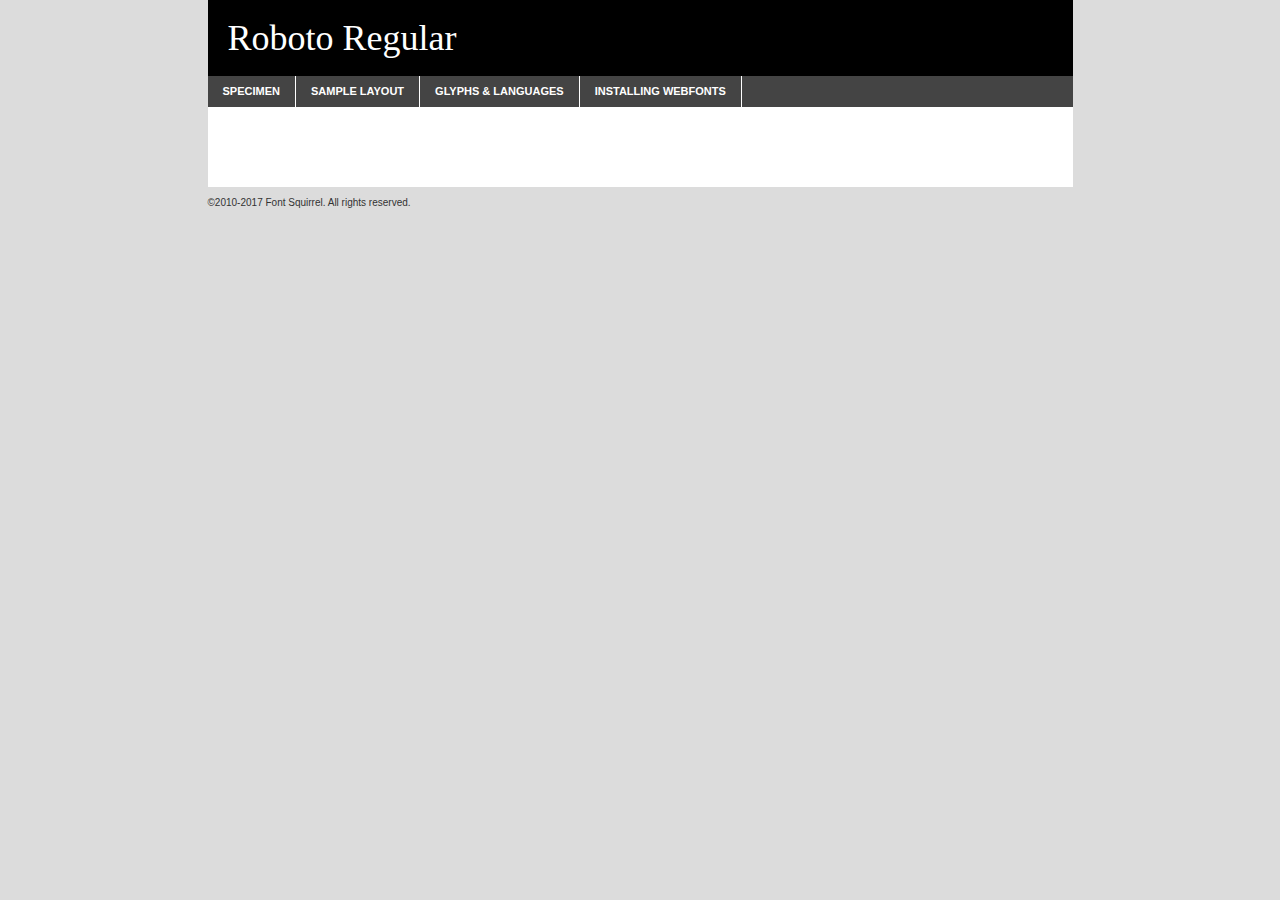
<file: fonts/roboto-regular-demo.html>
<!DOCTYPE html PUBLIC "-//W3C//DTD XHTML 1.0 Transitional//EN"
        "http://www.w3.org/TR/xhtml1/DTD/xhtml1-transitional.dtd">

<html xmlns="http://www.w3.org/1999/xhtml" xml:lang="en" lang="en">
<head>
    <meta http-equiv="Content-Type" content="text/html; charset=utf-8"/>
    <script src="http://ajax.googleapis.com/ajax/libs/jquery/1.7.2/jquery.min.js" type="text/javascript" charset="utf-8"></script>
    <script type="text/javascript">
		(function($) {
			$.fn.easyTabs = function(option) {
				var param = jQuery.extend({ fadeSpeed: 'fast', defaultContent: 1, activeClass: 'active' }, option);
				$(this).each(function() {
					var thisId = '#' + this.id;
					if ( param.defaultContent == '' )
					{
						param.defaultContent = 1;
					}
					if ( typeof param.defaultContent == 'number' )
					{
						var defaultTab = $(thisId + ' .tabs li:eq(' + (param.defaultContent - 1) + ') a').attr('href').substr(1);
					}
					else
					{
						var defaultTab = param.defaultContent;
					}
					$(thisId + ' .tabs li a').each(function() {
						var tabToHide = $(this).attr('href').substr(1);
						$('#' + tabToHide).addClass('easytabs-tab-content');
					});
					hideAll();
					changeContent(defaultTab);

					function hideAll() {$(thisId + ' .easytabs-tab-content').hide();}

					function changeContent(tabId)
					{
						hideAll();
						$(thisId + ' .tabs li').removeClass(param.activeClass);
						$(thisId + ' .tabs li a[href=#' + tabId + ']').closest('li').addClass(param.activeClass);
						if ( param.fadeSpeed != 'none' )
						{
							$(thisId + ' #' + tabId).fadeIn(param.fadeSpeed);
						}
						else
						{
							$(thisId + ' #' + tabId).show();
						}
					}

					$(thisId + ' .tabs li').click(function() {
						var tabId = $(this).find('a').attr('href').substr(1);
						changeContent(tabId);
						return false;
					});
				});
			}
		})(jQuery);
    </script>
    <link rel="stylesheet" href="specimen_files/specimen_stylesheet.css" type="text/css" charset="utf-8"/>
    <link rel="stylesheet" href="stylesheet.css" type="text/css" charset="utf-8"/>

    <style type="text/css">
        		body {
			font-family: '';
        		}

            </style>

    <title>Roboto Regular Specimen</title>


    <script type="text/javascript" charset="utf-8">
		$(document).ready(function() {
			$('#container').easyTabs({ defaultContent: 1 });
		});
    </script>
</head>

<body>
<div id="container">
    <div id="header">
		Roboto Regular    </div>
    <ul class="tabs">
        <li><a href="#specimen">Specimen</a></li>
        <li><a href="#layout">Sample Layout</a></li>
                <li><a href="#glyphs">Glyphs &amp; Languages</a></li>
        <li><a href="#installing">Installing Webfonts</a></li>

    </ul>

    <div id="main_content">


        <div id="specimen">

            <div class="section">
                <div class="grid12 firstcol">
                    <div class="huge">AaBb</div>
                </div>
            </div>

            <div class="section">
                <div class="glyph_range">A&#x200B;B&#x200b;C&#x200b;D&#x200b;E&#x200b;F&#x200b;G&#x200b;H&#x200b;I&#x200b;J&#x200b;K&#x200b;L&#x200b;M&#x200b;N&#x200b;O&#x200b;P&#x200b;Q&#x200b;R&#x200b;S&#x200b;T&#x200b;U&#x200b;V&#x200b;W&#x200b;X&#x200b;Y&#x200b;Z&#x200b;a&#x200b;b&#x200b;c&#x200b;d&#x200b;e&#x200b;f&#x200b;g&#x200b;h&#x200b;i&#x200b;j&#x200b;k&#x200b;l&#x200b;m&#x200b;n&#x200b;o&#x200b;p&#x200b;q&#x200b;r&#x200b;s&#x200b;t&#x200b;u&#x200b;v&#x200b;w&#x200b;x&#x200b;y&#x200b;z&#x200b;1&#x200b;2&#x200b;3&#x200b;4&#x200b;5&#x200b;6&#x200b;7&#x200b;8&#x200b;9&#x200b;0&#x200b;&amp;&#x200b;.&#x200b;,&#x200b;?&#x200b;!&#x200b;&#64;&#x200b;(&#x200b;)&#x200b;#&#x200b;$&#x200b;%&#x200b;*&#x200b;+&#x200b;-&#x200b;=&#x200b;:&#x200b;;</div>
            </div>
            <div class="section">
                <div class="grid12 firstcol">
                    <table class="sample_table">
                        <tr>
                            <td>10</td>
                            <td class="size10">abcdefghijklmnopqrstuvwxyzABCDEFGHIJKLMNOPQRSTUVWXYZ0123456789abcdefghijklmnopqrstuvwxyzABCDEFGHIJKLMNOPQRSTUVWXYZ0123456789abcdefghijklmnopqrstuvwxyzABCDEFGHIJKLMNOPQRSTUVWXYZ</td>
                        </tr>
                        <tr>
                            <td>11</td>
                            <td class="size11">abcdefghijklmnopqrstuvwxyzABCDEFGHIJKLMNOPQRSTUVWXYZ0123456789abcdefghijklmnopqrstuvwxyzABCDEFGHIJKLMNOPQRSTUVWXYZ0123456789abcdefghijklmnopqrstuvwxyzABCDEFGHIJKLMNOPQRSTUVWXYZ</td>
                        </tr>
                        <tr>
                            <td>12</td>
                            <td class="size12">abcdefghijklmnopqrstuvwxyzABCDEFGHIJKLMNOPQRSTUVWXYZ0123456789abcdefghijklmnopqrstuvwxyzABCDEFGHIJKLMNOPQRSTUVWXYZ0123456789abcdefghijklmnopqrstuvwxyzABCDEFGHIJKLMNOPQRSTUVWXYZ</td>
                        </tr>
                        <tr>
                            <td>13</td>
                            <td class="size13">abcdefghijklmnopqrstuvwxyzABCDEFGHIJKLMNOPQRSTUVWXYZ0123456789abcdefghijklmnopqrstuvwxyzABCDEFGHIJKLMNOPQRSTUVWXYZ0123456789abcdefghijklmnopqrstuvwxyzABCDEFGHIJKLMNOPQRSTUVWXYZ</td>
                        </tr>
                        <tr>
                            <td>14</td>
                            <td class="size14">abcdefghijklmnopqrstuvwxyzABCDEFGHIJKLMNOPQRSTUVWXYZ0123456789abcdefghijklmnopqrstuvwxyzABCDEFGHIJKLMNOPQRSTUVWXYZ0123456789abcdefghijklmnopqrstuvwxyzABCDEFGHIJKLMNOPQRSTUVWXYZ</td>
                        </tr>
                        <tr>
                            <td>16</td>
                            <td class="size16">abcdefghijklmnopqrstuvwxyzABCDEFGHIJKLMNOPQRSTUVWXYZ0123456789abcdefghijklmnopqrstuvwxyzABCDEFGHIJKLMNOPQRSTUVWXYZ</td>
                        </tr>
                        <tr>
                            <td>18</td>
                            <td class="size18">abcdefghijklmnopqrstuvwxyzABCDEFGHIJKLMNOPQRSTUVWXYZ0123456789abcdefghijklmnopqrstuvwxyzABCDEFGHIJKLMNOPQRSTUVWXYZ</td>
                        </tr>
                        <tr>
                            <td>20</td>
                            <td class="size20">abcdefghijklmnopqrstuvwxyzABCDEFGHIJKLMNOPQRSTUVWXYZ0123456789abcdefghijklmnopqrstuvwxyzABCDEFGHIJKLMNOPQRSTUVWXYZ</td>
                        </tr>
                        <tr>
                            <td>24</td>
                            <td class="size24">abcdefghijklmnopqrstuvwxyzABCDEFGHIJKLMNOPQRSTUVWXYZ0123456789abcdefghijklmnopqrstuvwxyzABCDEFGHIJKLMNOPQRSTUVWXYZ</td>
                        </tr>
                        <tr>
                            <td>30</td>
                            <td class="size30">abcdefghijklmnopqrstuvwxyzABCDEFGHIJKLMNOPQRSTUVWXYZ0123456789abcdefghijklmnopqrstuvwxyzABCDEFGHIJKLMNOPQRSTUVWXYZ</td>
                        </tr>
                        <tr>
                            <td>36</td>
                            <td class="size36">abcdefghijklmnopqrstuvwxyzABCDEFGHIJKLMNOPQRSTUVWXYZ0123456789abcdefghijklmnopqrstuvwxyzABCDEFGHIJKLMNOPQRSTUVWXYZ</td>
                        </tr>
                        <tr>
                            <td>48</td>
                            <td class="size48">abcdefghijklmnopqrstuvwxyzABCDEFGHIJKLMNOPQRSTUVWXYZ0123456789abcdefghijklmnopqrstuvwxyzABCDEFGHIJKLMNOPQRSTUVWXYZ</td>
                        </tr>
                        <tr>
                            <td>60</td>
                            <td class="size60">abcdefghijklmnopqrstuvwxyzABCDEFGHIJKLMNOPQRSTUVWXYZ0123456789abcdefghijklmnopqrstuvwxyzABCDEFGHIJKLMNOPQRSTUVWXYZ</td>
                        </tr>
                        <tr>
                            <td>72</td>
                            <td class="size72">abcdefghijklmnopqrstuvwxyzABCDEFGHIJKLMNOPQRSTUVWXYZ0123456789abcdefghijklmnopqrstuvwxyzABCDEFGHIJKLMNOPQRSTUVWXYZ</td>
                        </tr>
                        <tr>
                            <td>90</td>
                            <td class="size90">abcdefghijklmnopqrstuvwxyzABCDEFGHIJKLMNOPQRSTUVWXYZ0123456789abcdefghijklmnopqrstuvwxyzABCDEFGHIJKLMNOPQRSTUVWXYZ</td>
                        </tr>
                    </table>

                </div>

            </div>


            <div class="section" id="bodycomparison">


                <div id="xheight">
                    <div class="fontbody">&#x25FC;&#x25FC;&#x25FC;&#x25FC;&#x25FC;&#x25FC;&#x25FC;&#x25FC;&#x25FC;&#x25FC;&#x25FC;&#x25FC;&#x25FC;&#x25FC;&#x25FC;&#x25FC;&#x25FC;&#x25FC;&#x25FC;&#x25FC;&#x25FC;&#x25FC;&#x25FC;&#x25FC;&#x25FC;&#x25FC;&#x25FC;&#x25FC;&#x25FC;&#x25FC;&#x25FC;&#x25FC;&#x25FC;&#x25FC;&#x25FC;&#x25FC;&#x25FC;&#x25FC;&#x25FC;&#x25FC;&#x25FC;&#x25FC;&#x25FC;&#x25FC;&#x25FC;&#x25FC;&#x25FC;&#x25FC;&#x25FC;&#x25FC;&#x25FC;&#x25FC;&#x25FC;&#x25FC;&#x25FC;&#x25FC;&#x25FC;&#x25FC;&#x25FC;&#x25FC;&#x25FC;&#x25FC;&#x25FC;&#x25FC;&#x25FC;&#x25FC;&#x25FC;&#x25FC;&#x25FC;&#x25FC;&#x25FC;&#x25FC;&#x25FC;&#x25FC;&#x25FC;&#x25FC;&#x25FC;&#x25FC;&#x25FC;&#x25FC;&#x25FC;&#x25FC;&#x25FC;&#x25FC;&#x25FC;&#x25FC;&#x25FC;&#x25FC;&#x25FC;&#x25FC;&#x25FC;&#x25FC;&#x25FC;&#x25FC;&#x25FC;&#x25FC;&#x25FC;&#x25FC;&#x25FC;body</div>
                    <div class="arialbody">body</div>
                    <div class="verdanabody">body</div>
                    <div class="georgiabody">body</div>
                </div>
                <div class="fontbody" style="z-index:1">
                    body<span>Roboto Regular</span>
                </div>
                <div class="arialbody" style="z-index:1">
                    body<span>Arial</span>
                </div>
                <div class="verdanabody" style="z-index:1">
                    body<span>Verdana</span>
                </div>
                <div class="georgiabody" style="z-index:1">
                    body<span>Georgia</span>
                </div>


            </div>


            <div class="section psample psample_row1" id="">

                <div class="grid2 firstcol">
                    <p class="size10"><span>10.</span>Aenean lacinia bibendum nulla sed consectetur. Fusce dapibus, tellus ac cursus commodo, tortor mauris condimentum nibh, ut fermentum massa justo sit amet risus. Nullam id dolor id nibh ultricies vehicula ut id elit. Cum sociis natoque penatibus et magnis dis parturient montes, nascetur ridiculus mus. Nulla vitae elit libero, a pharetra augue.</p>

                </div>
                <div class="grid3">
                    <p class="size11"><span>11.</span>Aenean lacinia bibendum nulla sed consectetur. Fusce dapibus, tellus ac cursus commodo, tortor mauris condimentum nibh, ut fermentum massa justo sit amet risus. Nullam id dolor id nibh ultricies vehicula ut id elit. Cum sociis natoque penatibus et magnis dis parturient montes, nascetur ridiculus mus. Nulla vitae elit libero, a pharetra augue.</p>

                </div>
                <div class="grid3">
                    <p class="size12"><span>12.</span>Aenean lacinia bibendum nulla sed consectetur. Fusce dapibus, tellus ac cursus commodo, tortor mauris condimentum nibh, ut fermentum massa justo sit amet risus. Nullam id dolor id nibh ultricies vehicula ut id elit. Cum sociis natoque penatibus et magnis dis parturient montes, nascetur ridiculus mus. Nulla vitae elit libero, a pharetra augue.</p>

                </div>
                <div class="grid4">
                    <p class="size13"><span>13.</span>Aenean lacinia bibendum nulla sed consectetur. Fusce dapibus, tellus ac cursus commodo, tortor mauris condimentum nibh, ut fermentum massa justo sit amet risus. Nullam id dolor id nibh ultricies vehicula ut id elit. Cum sociis natoque penatibus et magnis dis parturient montes, nascetur ridiculus mus. Nulla vitae elit libero, a pharetra augue.</p>

                </div>
                <div class="white_blend"></div>

            </div>
            <div class="section psample psample_row2" id="">
                <div class="grid3 firstcol">
                    <p class="size14"><span>14.</span>Aenean lacinia bibendum nulla sed consectetur. Fusce dapibus, tellus ac cursus commodo, tortor mauris condimentum nibh, ut fermentum massa justo sit amet risus. Nullam id dolor id nibh ultricies vehicula ut id elit. Cum sociis natoque penatibus et magnis dis parturient montes, nascetur ridiculus mus. Nulla vitae elit libero, a pharetra augue.</p>

                </div>
                <div class="grid4">
                    <p class="size16"><span>16.</span>Aenean lacinia bibendum nulla sed consectetur. Fusce dapibus, tellus ac cursus commodo, tortor mauris condimentum nibh, ut fermentum massa justo sit amet risus. Nullam id dolor id nibh ultricies vehicula ut id elit. Cum sociis natoque penatibus et magnis dis parturient montes, nascetur ridiculus mus. Nulla vitae elit libero, a pharetra augue.</p>

                </div>
                <div class="grid5">
                    <p class="size18"><span>18.</span>Aenean lacinia bibendum nulla sed consectetur. Fusce dapibus, tellus ac cursus commodo, tortor mauris condimentum nibh, ut fermentum massa justo sit amet risus. Nullam id dolor id nibh ultricies vehicula ut id elit. Cum sociis natoque penatibus et magnis dis parturient montes, nascetur ridiculus mus. Nulla vitae elit libero, a pharetra augue.</p>

                </div>

                <div class="white_blend"></div>

            </div>

            <div class="section psample psample_row3" id="">
                <div class="grid5 firstcol">
                    <p class="size20"><span>20.</span>Aenean lacinia bibendum nulla sed consectetur. Fusce dapibus, tellus ac cursus commodo, tortor mauris condimentum nibh, ut fermentum massa justo sit amet risus. Nullam id dolor id nibh ultricies vehicula ut id elit. Cum sociis natoque penatibus et magnis dis parturient montes, nascetur ridiculus mus. Nulla vitae elit libero, a pharetra augue.</p>
                </div>
                <div class="grid7">
                    <p class="size24"><span>24.</span>Aenean lacinia bibendum nulla sed consectetur. Fusce dapibus, tellus ac cursus commodo, tortor mauris condimentum nibh, ut fermentum massa justo sit amet risus. Nullam id dolor id nibh ultricies vehicula ut id elit. Cum sociis natoque penatibus et magnis dis parturient montes, nascetur ridiculus mus. Nulla vitae elit libero, a pharetra augue.</p>
                </div>

                <div class="white_blend"></div>

            </div>

            <div class="section psample psample_row4" id="">
                <div class="grid12 firstcol">
                    <p class="size30"><span>30.</span>Aenean lacinia bibendum nulla sed consectetur. Fusce dapibus, tellus ac cursus commodo, tortor mauris condimentum nibh, ut fermentum massa justo sit amet risus. Nullam id dolor id nibh ultricies vehicula ut id elit. Cum sociis natoque penatibus et magnis dis parturient montes, nascetur ridiculus mus. Nulla vitae elit libero, a pharetra augue.</p>
                </div>
                <div class="white_blend"></div>

            </div>


            <div class="section psample psample_row1 fullreverse">
                <div class="grid2 firstcol">
                    <p class="size10"><span>10.</span>Aenean lacinia bibendum nulla sed consectetur. Fusce dapibus, tellus ac cursus commodo, tortor mauris condimentum nibh, ut fermentum massa justo sit amet risus. Nullam id dolor id nibh ultricies vehicula ut id elit. Cum sociis natoque penatibus et magnis dis parturient montes, nascetur ridiculus mus. Nulla vitae elit libero, a pharetra augue.</p>

                </div>
                <div class="grid3">
                    <p class="size11"><span>11.</span>Aenean lacinia bibendum nulla sed consectetur. Fusce dapibus, tellus ac cursus commodo, tortor mauris condimentum nibh, ut fermentum massa justo sit amet risus. Nullam id dolor id nibh ultricies vehicula ut id elit. Cum sociis natoque penatibus et magnis dis parturient montes, nascetur ridiculus mus. Nulla vitae elit libero, a pharetra augue.</p>

                </div>
                <div class="grid3">
                    <p class="size12"><span>12.</span>Aenean lacinia bibendum nulla sed consectetur. Fusce dapibus, tellus ac cursus commodo, tortor mauris condimentum nibh, ut fermentum massa justo sit amet risus. Nullam id dolor id nibh ultricies vehicula ut id elit. Cum sociis natoque penatibus et magnis dis parturient montes, nascetur ridiculus mus. Nulla vitae elit libero, a pharetra augue.</p>

                </div>
                <div class="grid4">
                    <p class="size13"><span>13.</span>Aenean lacinia bibendum nulla sed consectetur. Fusce dapibus, tellus ac cursus commodo, tortor mauris condimentum nibh, ut fermentum massa justo sit amet risus. Nullam id dolor id nibh ultricies vehicula ut id elit. Cum sociis natoque penatibus et magnis dis parturient montes, nascetur ridiculus mus. Nulla vitae elit libero, a pharetra augue.</p>

                </div>
                <div class="black_blend"></div>

            </div>

            <div class="section psample psample_row2 fullreverse">
                <div class="grid3 firstcol">
                    <p class="size14"><span>14.</span>Aenean lacinia bibendum nulla sed consectetur. Fusce dapibus, tellus ac cursus commodo, tortor mauris condimentum nibh, ut fermentum massa justo sit amet risus. Nullam id dolor id nibh ultricies vehicula ut id elit. Cum sociis natoque penatibus et magnis dis parturient montes, nascetur ridiculus mus. Nulla vitae elit libero, a pharetra augue.</p>

                </div>
                <div class="grid4">
                    <p class="size16"><span>16.</span>Aenean lacinia bibendum nulla sed consectetur. Fusce dapibus, tellus ac cursus commodo, tortor mauris condimentum nibh, ut fermentum massa justo sit amet risus. Nullam id dolor id nibh ultricies vehicula ut id elit. Cum sociis natoque penatibus et magnis dis parturient montes, nascetur ridiculus mus. Nulla vitae elit libero, a pharetra augue.</p>

                </div>
                <div class="grid5">
                    <p class="size18"><span>18.</span>Aenean lacinia bibendum nulla sed consectetur. Fusce dapibus, tellus ac cursus commodo, tortor mauris condimentum nibh, ut fermentum massa justo sit amet risus. Nullam id dolor id nibh ultricies vehicula ut id elit. Cum sociis natoque penatibus et magnis dis parturient montes, nascetur ridiculus mus. Nulla vitae elit libero, a pharetra augue.</p>

                </div>
                <div class="black_blend"></div>

            </div>

            <div class="section psample fullreverse psample_row3" id="">
                <div class="grid5 firstcol">
                    <p class="size20"><span>20.</span>Aenean lacinia bibendum nulla sed consectetur. Fusce dapibus, tellus ac cursus commodo, tortor mauris condimentum nibh, ut fermentum massa justo sit amet risus. Nullam id dolor id nibh ultricies vehicula ut id elit. Cum sociis natoque penatibus et magnis dis parturient montes, nascetur ridiculus mus. Nulla vitae elit libero, a pharetra augue.</p>
                </div>
                <div class="grid7">
                    <p class="size24"><span>24.</span>Aenean lacinia bibendum nulla sed consectetur. Fusce dapibus, tellus ac cursus commodo, tortor mauris condimentum nibh, ut fermentum massa justo sit amet risus. Nullam id dolor id nibh ultricies vehicula ut id elit. Cum sociis natoque penatibus et magnis dis parturient montes, nascetur ridiculus mus. Nulla vitae elit libero, a pharetra augue.</p>
                </div>

                <div class="black_blend"></div>

            </div>

            <div class="section psample fullreverse psample_row4" id="" style="border-bottom: 20px #000 solid;">
                <div class="grid12 firstcol">
                    <p class="size30"><span>30.</span>Aenean lacinia bibendum nulla sed consectetur. Fusce dapibus, tellus ac cursus commodo, tortor mauris condimentum nibh, ut fermentum massa justo sit amet risus. Nullam id dolor id nibh ultricies vehicula ut id elit. Cum sociis natoque penatibus et magnis dis parturient montes, nascetur ridiculus mus. Nulla vitae elit libero, a pharetra augue.</p>
                </div>
                <div class="black_blend"></div>

            </div>


        </div>

        <div id="layout">

            <div class="section">

                <div class="grid12 firstcol">
                    <h1>Lorem Ipsum Dolor</h1>
                    <h2>Etiam porta sem malesuada magna mollis euismod</h2>

                    <p class="byline">By <a href="#link">Aenean Lacinia</a></p>
                </div>
            </div>
            <div class="section">
                <div class="grid8 firstcol">
                    <p class="large">Donec sed odio dui. Morbi leo risus, porta ac consectetur ac, vestibulum at eros. Fusce dapibus, tellus ac cursus commodo, tortor mauris condimentum nibh, ut fermentum massa justo sit amet risus. </p>


                    <h3>Pellentesque ornare sem</h3>

                    <p>Maecenas sed diam eget risus varius blandit sit amet non magna. Maecenas faucibus mollis interdum. Donec ullamcorper nulla non metus auctor fringilla. Nullam id dolor id nibh ultricies vehicula ut id elit. Nullam id dolor id nibh ultricies vehicula ut id elit. </p>

                    <p>Aenean eu leo quam. Pellentesque ornare sem lacinia quam venenatis vestibulum. Lorem ipsum dolor sit amet, consectetur adipiscing elit. Cum sociis natoque penatibus et magnis dis parturient montes, nascetur ridiculus mus. </p>

                    <p>Nulla vitae elit libero, a pharetra augue. Praesent commodo cursus magna, vel scelerisque nisl consectetur et. Aenean lacinia bibendum nulla sed consectetur. </p>

                    <p>Nullam quis risus eget urna mollis ornare vel eu leo. Nullam quis risus eget urna mollis ornare vel eu leo. Maecenas sed diam eget risus varius blandit sit amet non magna. Donec ullamcorper nulla non metus auctor fringilla. </p>

                    <h3>Cras mattis consectetur</h3>

                    <p>Aenean eu leo quam. Pellentesque ornare sem lacinia quam venenatis vestibulum. Aenean lacinia bibendum nulla sed consectetur. Integer posuere erat a ante venenatis dapibus posuere velit aliquet. Cras mattis consectetur purus sit amet fermentum. </p>

                    <p>Nullam id dolor id nibh ultricies vehicula ut id elit. Nullam quis risus eget urna mollis ornare vel eu leo. Cras mattis consectetur purus sit amet fermentum.</p>
                </div>

                <div class="grid4 sidebar">

                    <div class="box reverse">
                        <p class="last">Nullam quis risus eget urna mollis ornare vel eu leo. Donec ullamcorper nulla non metus auctor fringilla. Cras mattis consectetur purus sit amet fermentum. Sed posuere consectetur est at lobortis. Lorem ipsum dolor sit amet, consectetur adipiscing elit. </p>
                    </div>

                    <p class="caption">Maecenas sed diam eget risus varius.</p>

                    <p>Vestibulum id ligula porta felis euismod semper. Integer posuere erat a ante venenatis dapibus posuere velit aliquet. Vestibulum id ligula porta felis euismod semper. Sed posuere consectetur est at lobortis. Maecenas sed diam eget risus varius blandit sit amet non magna. Fusce dapibus, tellus ac cursus commodo, tortor mauris condimentum nibh, ut fermentum massa justo sit amet risus. </p>


                    <p>Duis mollis, est non commodo luctus, nisi erat porttitor ligula, eget lacinia odio sem nec elit. Aenean lacinia bibendum nulla sed consectetur. Vivamus sagittis lacus vel augue laoreet rutrum faucibus dolor auctor. Aenean lacinia bibendum nulla sed consectetur. Nullam quis risus eget urna mollis ornare vel eu leo. </p>

                    <p>Praesent commodo cursus magna, vel scelerisque nisl consectetur et. Donec ullamcorper nulla non metus auctor fringilla. Maecenas faucibus mollis interdum. Fusce dapibus, tellus ac cursus commodo, tortor mauris condimentum nibh, ut fermentum massa justo sit amet risus. </p>

                </div>
            </div>

        </div>


		

        <div id="glyphs">
            <div class="section">
                <div class="grid12 firstcol">

                    <h1>Language Support</h1>
                    <p>The subset of Roboto Regular in this kit supports the following languages:<br/>

						<em>This font does not fully support any language.</em>                    </p>
                    <h1>Glyph Chart</h1>
                    <p>The subset of Roboto Regular in this kit includes all the glyphs listed below. Unicode entities are included above each glyph to help you insert individual characters into your layout.</p>
                    <div id="glyph_chart">

						                    </div>
                </div>


            </div>
        </div>


        <div id="specs">

        </div>

        <div id="installing">
            <div class="section">
                <div class="grid7 firstcol">
                    <h1>Installing Webfonts</h1>

                    <p>Webfonts are supported by all major browser platforms but not all in the same way. There are currently four different font formats that must be included in order to target all browsers. This includes TTF, WOFF, EOT and SVG.</p>

                    <h2>1. Upload your webfonts</h2>
                    <p>You must upload your webfont kit to your website. They should be in or near the same directory as your CSS files.</p>

                    <h2>2. Include the webfont stylesheet</h2>
                    <p>A special CSS @font-face declaration helps the various browsers select the appropriate font it needs without causing you a bunch of headaches. Learn more about this syntax by reading the <a href="https://www.fontspring.com/blog/further-hardening-of-the-bulletproof-syntax">Fontspring blog post</a> about it. The code for it is as follows:</p>


                    <code>
                        @font-face{
                        font-family: 'MyWebFont';
                        src: url('WebFont.eot');
                        src: url('WebFont.eot?#iefix') format('embedded-opentype'),
                        url('WebFont.woff') format('woff'),
                        url('WebFont.ttf') format('truetype'),
                        url('WebFont.svg#webfont') format('svg');
                        }
                    </code>

                    <p>We've already gone ahead and generated the code for you. All you have to do is link to the stylesheet in your HTML, like this:</p>
                    <code>&lt;link rel=&quot;stylesheet&quot; href=&quot;stylesheet.css&quot; type=&quot;text/css&quot; charset=&quot;utf-8&quot; /&gt;</code>

                    <h2>3. Modify your own stylesheet</h2>
                    <p>To take advantage of your new fonts, you must tell your stylesheet to use them. Look at the original @font-face declaration above and find the property called "font-family." The name linked there will be what you use to reference the font. Prepend that webfont name to the font stack in the "font-family" property, inside the selector you want to change. For example:</p>
                    <code>p { font-family: 'WebFont', Arial, sans-serif; }</code>

                    <h2>4. Test</h2>
                    <p>Getting webfonts to work cross-browser <em>can</em> be tricky. Use the information in the sidebar to help you if you find that fonts aren't loading in a particular browser.</p>
                </div>

                <div class="grid5 sidebar">
                    <div class="box">
                        <h2>Troubleshooting<br/>Font-Face Problems</h2>
                        <p>Having trouble getting your webfonts to load in your new website? Here are some tips to sort out what might be the problem.</p>

                        <h3>Fonts not showing in any browser</h3>

                        <p>This sounds like you need to work on the plumbing. You either did not upload the fonts to the correct directory, or you did not link the fonts properly in the CSS. If you've confirmed that all this is correct and you still have a problem, take a look at your .htaccess file and see if requests are getting intercepted.</p>

                        <h3>Fonts not loading in iPhone or iPad</h3>

                        <p>The most common problem here is that you are serving the fonts from an IIS server. IIS refuses to serve files that have unknown MIME types. If that is the case, you must set the MIME type for SVG to "image/svg+xml" in the server settings. Follow these instructions from Microsoft if you need help.</p>

                        <h3>Fonts not loading in Firefox</h3>

                        <p>The primary reason for this failure? You are still using a version Firefox older than 3.5. So upgrade already! If that isn't it, then you are very likely serving fonts from a different domain. Firefox requires that all font assets be served from the same domain. Lastly it is possible that you need to add WOFF to your list of MIME types (if you are serving via IIS.)</p>

                        <h3>Fonts not loading in IE</h3>

                        <p>Are you looking at Internet Explorer on an actual Windows machine or are you cheating by using a service like Adobe BrowserLab? Many of these screenshot services do not render @font-face for IE. Best to test it on a real machine.</p>

                        <h3>Fonts not loading in IE9</h3>

                        <p>IE9, like Firefox, requires that fonts be served from the same domain as the website. Make sure that is the case.</p>
                    </div>
                </div>
            </div>

        </div>

    </div>
    <div id="footer">
        <p>&copy;2010-2017 Font Squirrel. All rights reserved.</p>
    </div>
</div>
</body>
</html>
</file>
<file: style.css>
*, *::before, *::after {
  box-sizing: border-box;
}

* {
  margin: 0;
  --burger-width: 500px;
  --fastfood-width: 100px;
}

@media (prefers-reduced-motion: no-preference) {
  html {
    interpolate-size: allow-keywords;
  }
}

body {
  -webkit-font-smoothing: antialiased;
}

picture, video, canvas, svg {
  display: block;
  max-width: 100%;
}

input, button, textarea, select {
  font: inherit;
}

p, h1, h2, h3, h4, h5, h6 {
  overflow-wrap: break-word;
}

p{
  text-wrap: pretty;
}

h1, h2, h3, h4, h5, h6 {
  text-wrap: balance;
}

#root, #__next {
  isolation: isolate;
}

@font-face {
    font-family: 'roboto';
    src: url('fonts/roboto-regular-webfont.woff2') format('woff2');
    font-weight: normal;
    font-style: normal;
}

@font-face {
    font-family: 'robotomedium';
    src: url('fonts/roboto-medium-webfont.woff2') format('woff2');
    font-weight: normal;
    font-style: normal;
}

body {
  font-family: 'roboto';
  color: #777777;
}

.sidebar,
.header_part_2,
.header_part_3,
.header_part_4,
.section_name,
.project_name,
.announcment_title,
.user_id {
  font-family: 'robotomedium';
  color: #333333;
}

.container {
  display: grid;
  grid-template-columns: 1fr 4fr;
}

.sidebar {
  grid-row: 1 / 3;
  padding: 20px;
  display: grid;
  gap: 65px;
  align-content: start;
}

.sidebar,
.header_part_4 button {
  background-color: #1992d4;
  color: #fcfcfc;
}

.header {
  grid-column: 2 / -1;
  display: grid;
  grid-template-columns: 2fr 1fr;
  grid-template-rows: 1fr 1fr;
  padding: 10px 50px 15px 50px;
  background-color: #fcfcfc;
  row-gap: 10px;
}

.dashboard,
.header_part_1,
.header_part_2, 
.header_part_3,
.header_part_4,
.trending > div > div,
.nav_link {
  display: grid;
  grid-auto-flow: column;
  align-items: center;
  gap: 20px;
}

.dashboard {
  justify-content: start;
  font-size: 28px;
}

.nav_link {
  justify-content: start;
  font-size: 20px;
}

.sidebar > ul {
  display: grid;
  gap: 20px;
}

.dashboard,
.nav_link {
  gap: 0;
  grid-template-columns: 2fr 7fr;
}

.dashboard svg,
.nav_link svg {
  justify-self: center;
}

.trending > div > div {
  justify-content: start;
  gap: 18px;
}

.header_part_1 {
  justify-content: start;
}

.header_part_3 {
  justify-content: start;
  gap: 20px;
}

.header_part_2 {
  justify-content: end;
  padding: 0 50px;
}

#greeting {
  font-size: 14px;
}

#user_name_id {
  font-size: 22px;
}

.header_part_4 button {
  border-radius: 20px;
  border: none;
  width: 90px;
  height: 40px;
  font-size: 16px;
}

.header_part_4 {
  justify-content: center;
}

#header_search {
  height: 30px;
  width: 600px;
}

.main_content {
  grid-column: 2 / -1;
  background-color: #e2e8f0;
  display: grid;
  grid-template-columns: 5fr 2fr;
  gap: 30px;
  padding: 20px 45px 65px 25px;
}

.announcements,
.trending {
  grid-column: 2 / -1;
}

.projects {
  grid-row: 1 / 3;
  font-size: 16px;
  display: grid;
  align-content: start;
}

.projects > div {
  display: grid;
  grid-template-columns: 1fr 1fr;
  gap: 25px;
}

.projects > div > div {
  padding: 25px;
  height: 230px;
  position: relative;
}

.section_name {
  font-size: 20px;
  margin-bottom: 10px;
}

.project_name {
  font-size: 18px;
}

.projects > div > div,
.announcements > div,
.trending > div {
  background-color: #fcfcfc;
  border-radius: 10px;
}

.mark {
  width: 10px;
  height: 230px;
  background-color: #f0b429;
  border-top-left-radius: 10px;
  border-bottom-left-radius: 10px;
  position: absolute;
  top: 0;
  left: 0;
}

.announcements > div,
.trending > div {
  padding: 30px;
  display: grid;
  gap: 10px;
}

.trending > div {
  gap: 25px;
  padding: 25px;
  font-size: 14px;
}

.announcment_title + p {
  font-size: 13px;
  border-bottom: 1px solid #888888;
  padding-bottom: 15px;
}

.last_announcement + p {
  border: none;
  padding-bottom: 0;
}

.user_pfp {
  border-radius: 50%;
}

li {
  list-style: none;
}

ul {
  padding: 0;
}

input[type="search"] {
  border: none;
  background-color: #e2e8f0;
  border-radius: 20px;
}

.dashboard > svg {
  min-width: 50px
}

svg {
  min-width: 22px
}
</file>
<file: fonts/stylesheet.css>
/*! Generated by Font Squirrel (https://www.fontsquirrel.com) on September 11, 2025 */



@font-face {
    font-family: 'robotobold';
    src: url('roboto-bold-webfont.woff2') format('woff2'),
         url('roboto-bold-webfont.woff') format('woff');
    font-weight: normal;
    font-style: normal;

}
</file>
<file: fonts/specimen_files/specimen_stylesheet.css>
@import url('grid_12-825-55-15.css');

/*  
	CSS Reset by Eric Meyer - Released under Public Domain
    http://meyerweb.com/eric/tools/css/reset/
*/
html, body, div, span, applet, object, iframe,
h1, h2, h3, h4, h5, h6, p, blockquote, pre,
a, abbr, acronym, address, big, cite, code,
del, dfn, em, font, img, ins, kbd, q, s, samp,
small, strike, strong, sub, sup, tt, var,
b, u, i, center, dl, dt, dd, ol, ul, li,
fieldset, form, label, legend, table,
caption, tbody, tfoot, thead, tr, th, td {
	margin:         0;
	padding:        0;
	border:         0;
	outline:        0;
	font-size:      100%;
	vertical-align: baseline;
	background:     transparent;
}

body {
	line-height: 1;
}

ol, ul {
	list-style: none;
}

blockquote, q {
	quotes: none;
}

blockquote:before, blockquote:after,
q:before, q:after {
	content: '';
	content: none;
}

:focus {
	outline: 0;
}

ins {
	text-decoration: none;
}

del {
	text-decoration: line-through;
}

table {
	border-collapse: collapse;
	border-spacing:  0;
}


body {
	color:            #000;
	background-color: #dcdcdc;
}

a {
	text-decoration: none;
	color:           #1883ba;
}

h1 {
	font-size:     32px;
	font-weight:   normal;
	font-style:    normal;
	margin-bottom: 18px;
}

h2 {
	font-size: 18px;
}

#container {
	width:  865px;
	margin: 0px auto;
}


#header {
	padding:          20px;
	font-size:        36px;
	background-color: #000;
	color:            #fff;
}

#header span {
	color: #666;
}

#main_content {
	background-color: #fff;
	padding:          60px 20px 20px;
}


#footer p {
	margin:         0;
	padding-top:    10px;
	padding-bottom: 50px;
	color:          #333;
	font:           10px Arial, sans-serif;
}

.tabs {
	width:            100%;
	height:           31px;
	background-color: #444;
}

.tabs li {
	float:            left;
	margin:           0;
	overflow:         hidden;
	background-color: #444;
}

.tabs li a {
	display:         block;
	color:           #fff;
	text-decoration: none;
	font:            bold 11px/11px 'Arial';
	text-transform:  uppercase;
	padding:         10px 15px;
	border-right:    1px solid #fff;
}

.tabs li a:hover {
	background-color: #00b3ff;

}

.tabs li.active a {
	color:            #000;
	background-color: #fff;
}


div.huge {

	font-size:      300px;
	line-height:    1em;
	padding:        0;
	letter-spacing: -.02em;
	overflow:       hidden;
}

div.glyph_range {
	font-size:   72px;
	line-height: 1.1em;
}

.size10 {
	font-size: 10px;
}

.size11 {
	font-size: 11px;
}

.size12 {
	font-size: 12px;
}

.size13 {
	font-size: 13px;
}

.size14 {
	font-size: 14px;
}

.size16 {
	font-size: 16px;
}

.size18 {
	font-size: 18px;
}

.size20 {
	font-size: 20px;
}

.size24 {
	font-size: 24px;
}

.size30 {
	font-size: 30px;
}

.size36 {
	font-size: 36px;
}

.size48 {
	font-size: 48px;
}

.size60 {
	font-size: 60px;
}

.size72 {
	font-size: 72px;
}

.size90 {
	font-size: 90px;
}


.psample_row1 {
	height: 120px;
}

.psample_row1 {
	height: 120px;
}

.psample_row2 {
	height: 160px;
}

.psample_row3 {
	height: 160px;
}

.psample_row4 {
	height: 160px;
}

.psample {
	overflow: hidden;
	position: relative;
}

.psample p {
	line-height: 1.3em;
	display:     block;
	overflow:    hidden;
	margin:      0;
}

.psample span {
	margin-right: .5em;
}

.white_blend {
	width:            100%;
	height:           61px;
	background-image: url([data-uri]);
	position:         absolute;
	bottom:           0;
}

.black_blend {
	width:            100%;
	height:           61px;
	background-image: url([data-uri]);
	position:         absolute;
	bottom:           0;
}

.fullreverse {
	background:    #000 !important;
	color:         #fff !important;
	margin-left:   -20px;
	padding-left:  20px;
	margin-right:  -20px;
	padding-right: 20px;
	padding:       20px;
	margin-bottom: 0;
}


.sample_table td {
	padding-top:    3px;
	padding-bottom: 5px;
	padding-left:   5px;
	vertical-align: middle;
	line-height:    1.2em;
}

.sample_table td:first-child {
	background-color: #eee;
	text-align:       right;
	padding-right:    5px;
	padding-left:     0;
	padding:          5px;
	font:             11px/12px 'Courier New', Courier, mono;
}

code {
	white-space:      pre;
	background-color: #eee;
	display:          block;
	padding:          10px;
	margin-bottom:    18px;
	overflow:         auto;
}


.bottom, .last {
	margin-bottom:  0 !important;
	padding-bottom: 0 !important;
}

.box {
	padding:       18px;
	margin-bottom: 18px;
	background:    #eee;
}

.reverse, .reversed {
	background: #000 !important;
	color:      #fff !important;
	border:     none !important;
}

#bodycomparison {
	position:    relative;
	overflow:    hidden;
	font-size:   72px;
	height:      90px;
	white-space: nowrap;
}

#bodycomparison div {
	font-size:   72px;
	line-height: 90px;
	display:     inline;
	margin:      0 15px 0 0;
	padding:     0;
}

#bodycomparison div span {
	font:     10px Arial;
	position: absolute;
	left:     0;
}

#xheight {
	float:       none;
	position:    absolute;
	color:       #d9f3ff;
	font-size:   72px;
	line-height: 90px;
}

.fontbody {
	position: relative;
}

.arialbody {
	font-family: Arial;
	position:    relative;
}

.verdanabody {
	font-family: Verdana;
	position:    relative;
}

.georgiabody {
	font-family: Georgia;
	position:    relative;
}

/* @group Layout page
 */

#layout h1 {
	font-size:   36px;
	line-height: 42px;
	font-weight: normal;
	font-style:  normal;
}

#layout h2 {
	font-size:   24px;
	line-height: 23px;
	font-weight: normal;
	font-style:  normal;
}

#layout h3 {
	font-size:   22px;
	line-height: 1.4em;
	margin-top:  1em;
	font-weight: normal;
	font-style:  normal;
}


#layout p.byline {
	font-size:     12px;
	margin-top:    18px;
	line-height:   12px;
	margin-bottom: 0;
}

#layout p {
	font-size:     14px;
	line-height:   21px;
	margin-bottom: .5em;
}

#layout p.large {
	font-size:   18px;
	line-height: 26px;
}

#layout .sidebar p {
	font-size:   12px;
	line-height: 1.4em;
}

#layout p.caption {
	font-size:     10px;
	margin-top:    -16px;
	margin-bottom: 18px;
}

/* @end */

/* @group Glyphs */

#glyph_chart div {
	background-color: #d9f3ff;
	color:            black;
	float:            left;
	font-size:        36px;
	height:           1.2em;
	line-height:      1.2em;
	margin-bottom:    1px;
	margin-right:     1px;
	text-align:       center;
	width:            1.2em;
	position:         relative;
	padding:          .6em .2em .2em;
}

#glyph_chart div p {
	position:         absolute;
	left:             0;
	top:              0;
	display:          block;
	text-align:       center;
	font:             bold 9px Arial, sans-serif;
	background-color: #3a768f;
	width:            100%;
	color:            #fff;
	padding:          2px 0;
}


#glyphs h1 {
	font-family: Arial, sans-serif;
}

/* @end */

/* @group Installing */

#installing {
	font: 13px Arial, sans-serif;
}

#installing p,
#glyphs p {
	line-height:   1.2em;
	margin-bottom: 18px;
	font:          13px Arial, sans-serif;
}


#installing h3 {
	font-size:  15px;
	margin-top: 18px;
}

/* @end */

#rendering h1 {
	font-family: Arial, sans-serif;
}

.render_table td {
	font:           11px 'Courier New', Courier, mono;
	vertical-align: middle;
}
</file>
